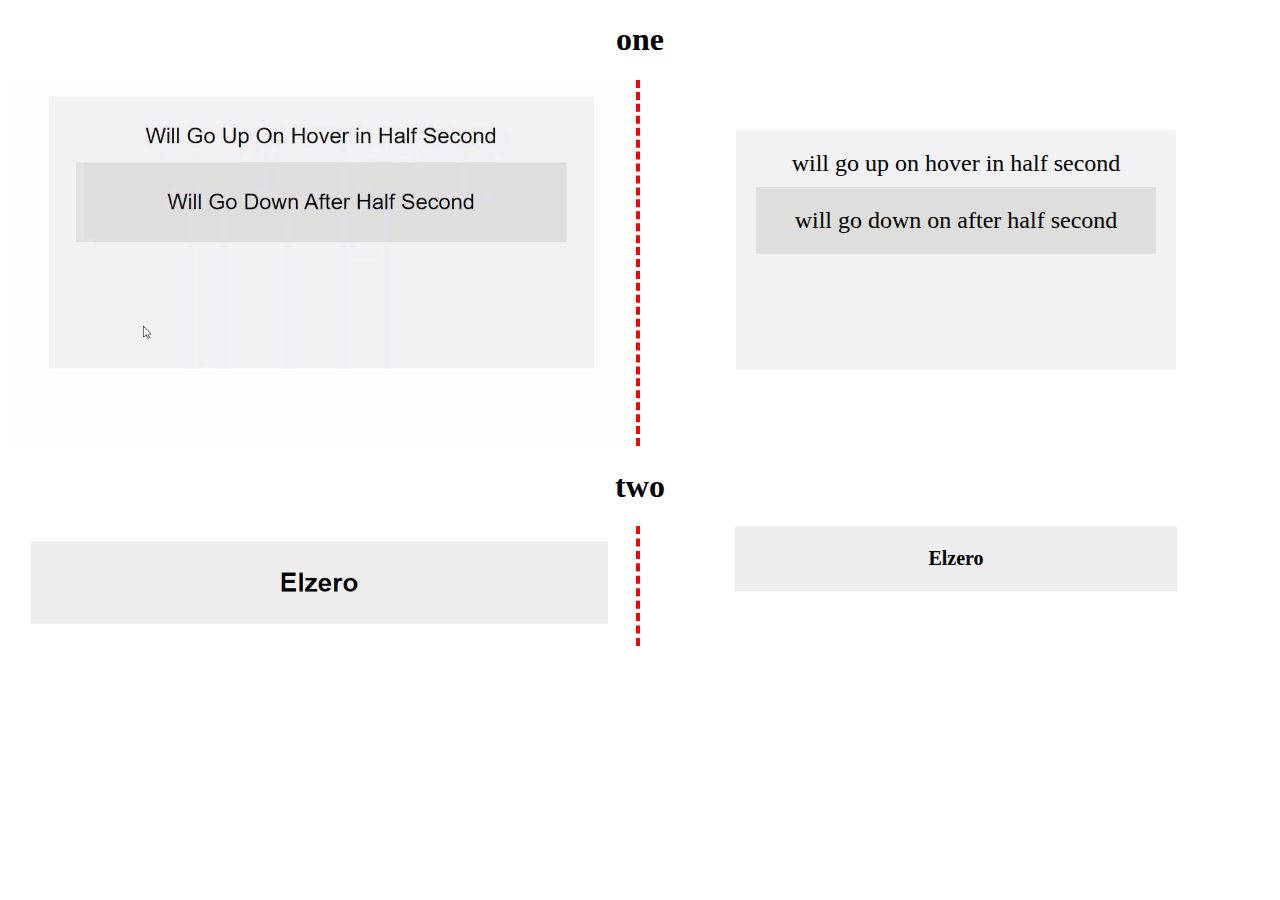
<file: 42-45/index.html>
<!doctype html>
<html lang="en">
<head>
    <meta charset="UTF-8">
    <meta name="viewport"
          content="width=device-width, user-scalable=no, initial-scale=1.0, maximum-scale=1.0, minimum-scale=1.0">
    <meta http-equiv="X-UA-Compatible" content="ie=edge">
    <title>Document</title>
    <link rel="stylesheet" href="style.css">
</head>
<body>

<h1>one</h1>
<div class="parent">

    <div class="one">
        <div class="dad">
            will go up on hover in half second
            <div class="child">
                will go down on after half second
            </div>
        </div>
    </div>

    <div class="assignment">
        <img src="1.gif" alt="">
    </div>

</div>

<h1>two</h1>
<div class="parent">

    <div class="two">
        <div style="
              background-color: red;
              color: white;
              padding: 20px;
              border: 1px solid blue;
              font-size: 80px;"
        >
            Hello Div
        </div>
    </div>

    <div class="assignment">
        <img src="2.png" alt="">
    </div>

</div>

</body>
</html>
</file>
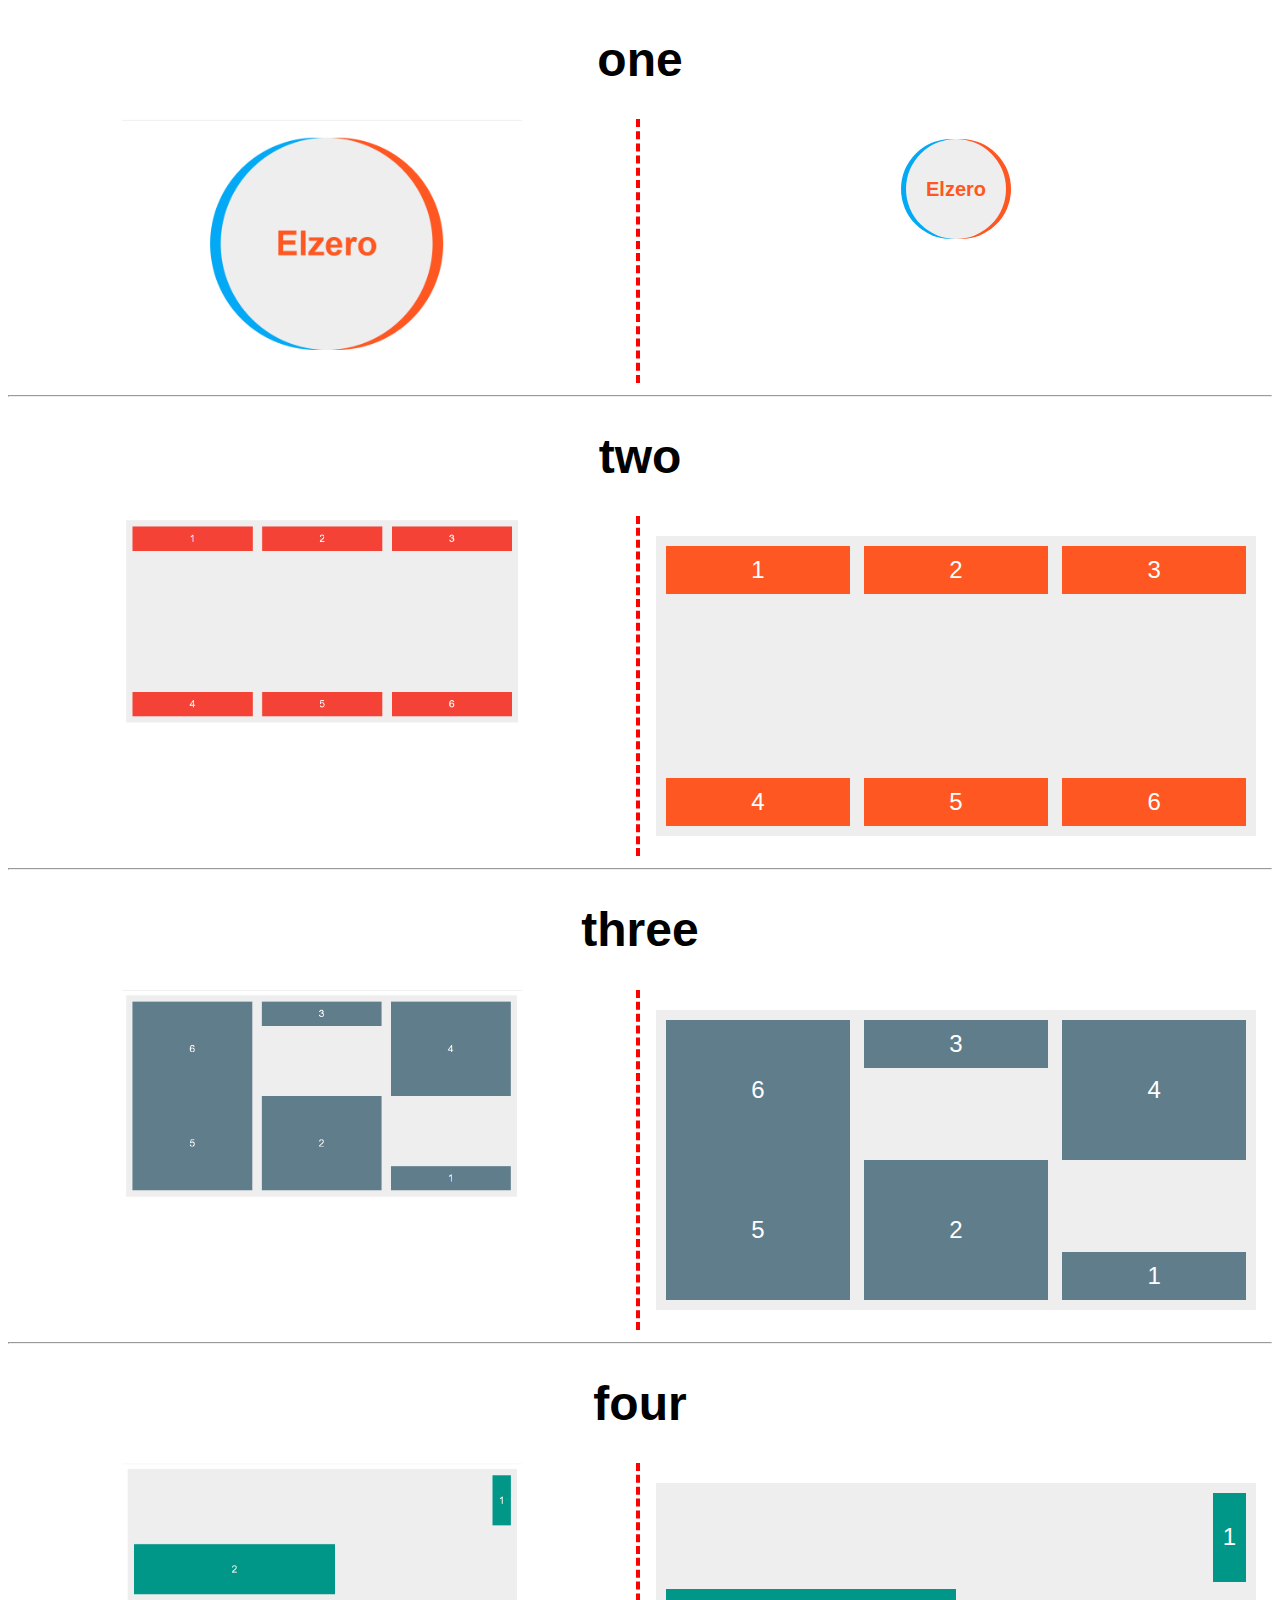
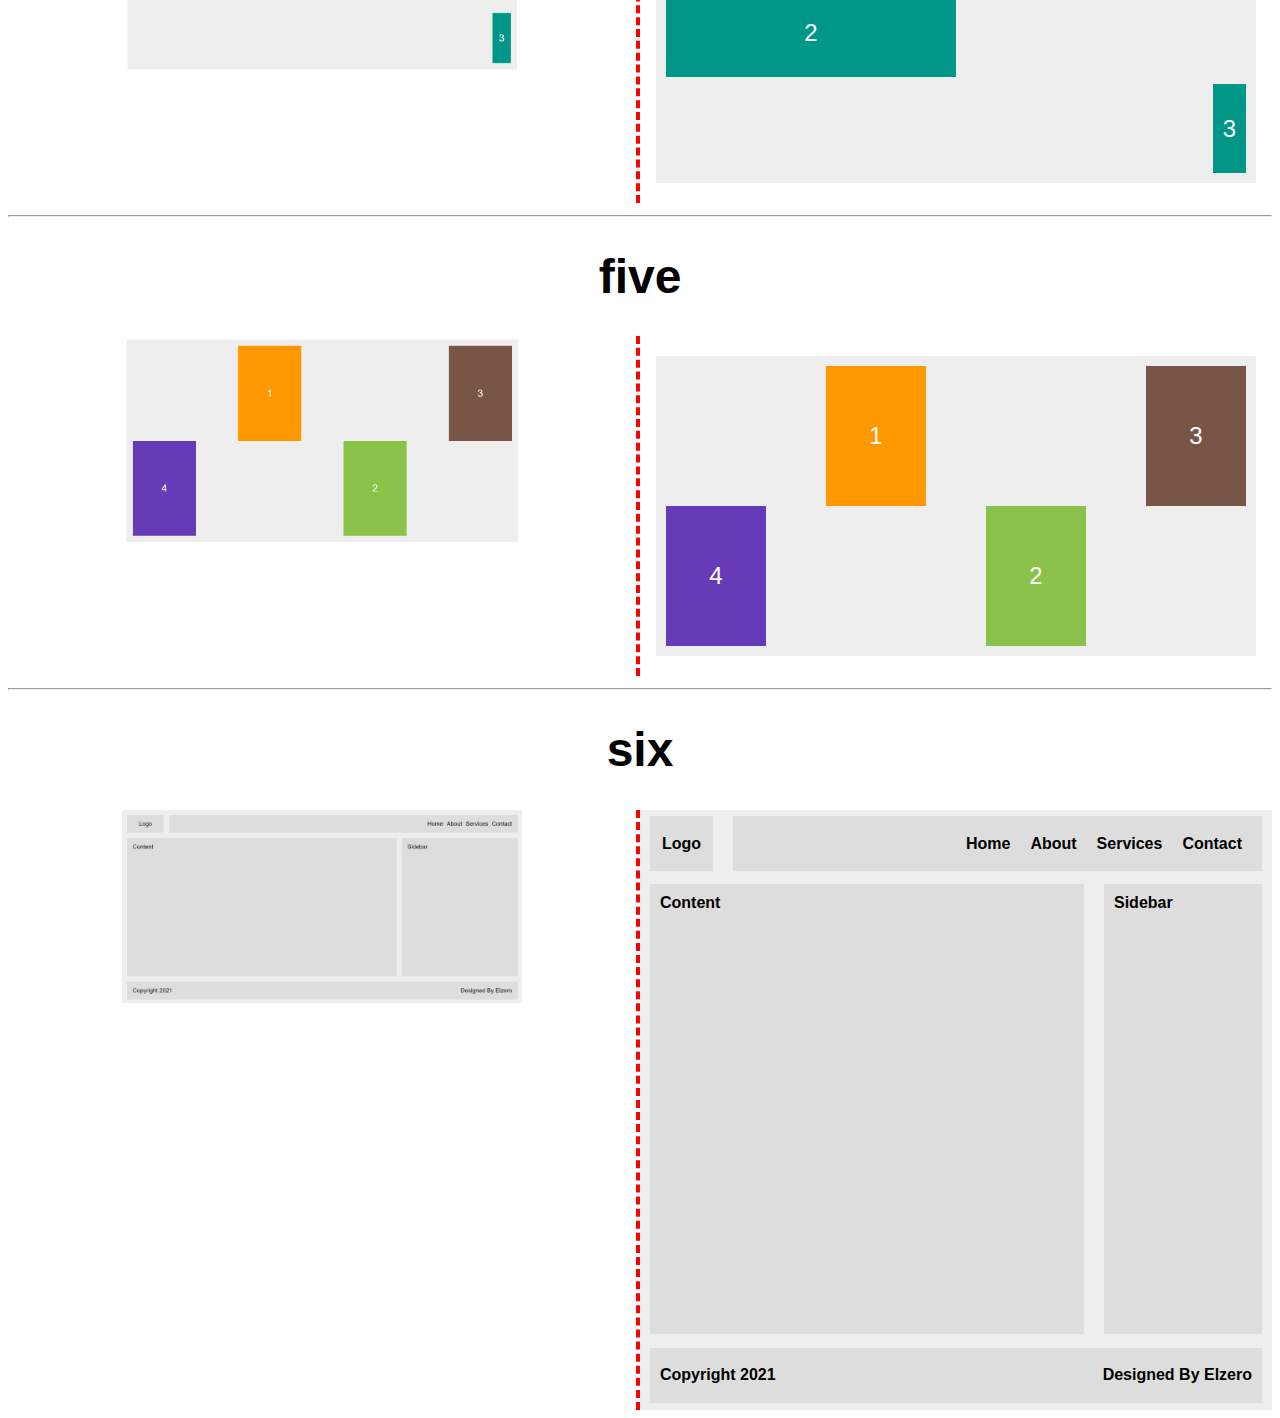
<file: 46-53/index.html>
<!doctype html>
<html lang="en">
<head>
    <meta charset="UTF-8">
    <meta name="viewport"
          content="width=device-width, user-scalable=no, initial-scale=1.0, maximum-scale=1.0, minimum-scale=1.0">
    <meta http-equiv="X-UA-Compatible" content="ie=edge">
    <title>Document</title>
    <link rel="stylesheet" href="style.css">
</head>
<body>

<h1>one</h1>
<div class="parent">

    <div class="one">
        <div>Elzero</div>
    </div>

    <div class="assignment">
        <img src="1.png" alt="">
    </div>

</div>
<hr>
<h1>two</h1>
<div class="parent">

    <div class="two">
        <div>1</div>
        <div>2</div>
        <div>3</div>
        <div>4</div>
        <div>5</div>
        <div>6</div>
    </div>

    <div class="assignment">
        <img src="2.png" alt="">
    </div>

</div>

<hr>
<h1>three</h1>
<div class="parent">

    <div class="three">
        <div class="one">1</div>
        <div class="two">2</div>
        <div class="three">3</div>
        <div class="four">4</div>
        <div class="five">5</div>
        <div class="six">6</div>
    </div>

    <div class="assignment">
        <img src="3.png" alt="">
    </div>

</div>

<hr>
<h1>four</h1>
<div class="parent">

    <div class="four">
        <div class="one">1</div>
        <div class="two">2</div>
        <div class="three">3</div>
    </div>

    <div class="assignment">
        <img src="4.png" alt="">
    </div>

</div>

<hr>
<h1>five</h1>
<div class="parent">

    <div class="five">
        <div class="one">1</div>
        <div class="two">2</div>
        <div class="three">3</div>
        <div class="four">4</div>
    </div>

    <div class="assignment">
        <img src="5.png" alt="">
    </div>

</div>
<hr>
<h1>six</h1>
<div class="parent">

    <div class="page">
        <div class="header">
            <div class="logo">Logo</div>
            <ul class="links">
                <li>Home</li>
                <li>About</li>
                <li>Services</li>
                <li>Contact</li>
            </ul>
        </div>
        <div class="main-area">
            <div class="content">Content</div>
            <div class="sidebar">Sidebar</div>
        </div>
        <div class="footer">
            <div class="copyright">Copyright 2021</div>
            <div class="design">Designed By Elzero</div>
        </div>
    </div>

    <div class="assignment">
        <img src="6.png" alt="">
    </div>

</div>

</body>
</html>
</file>
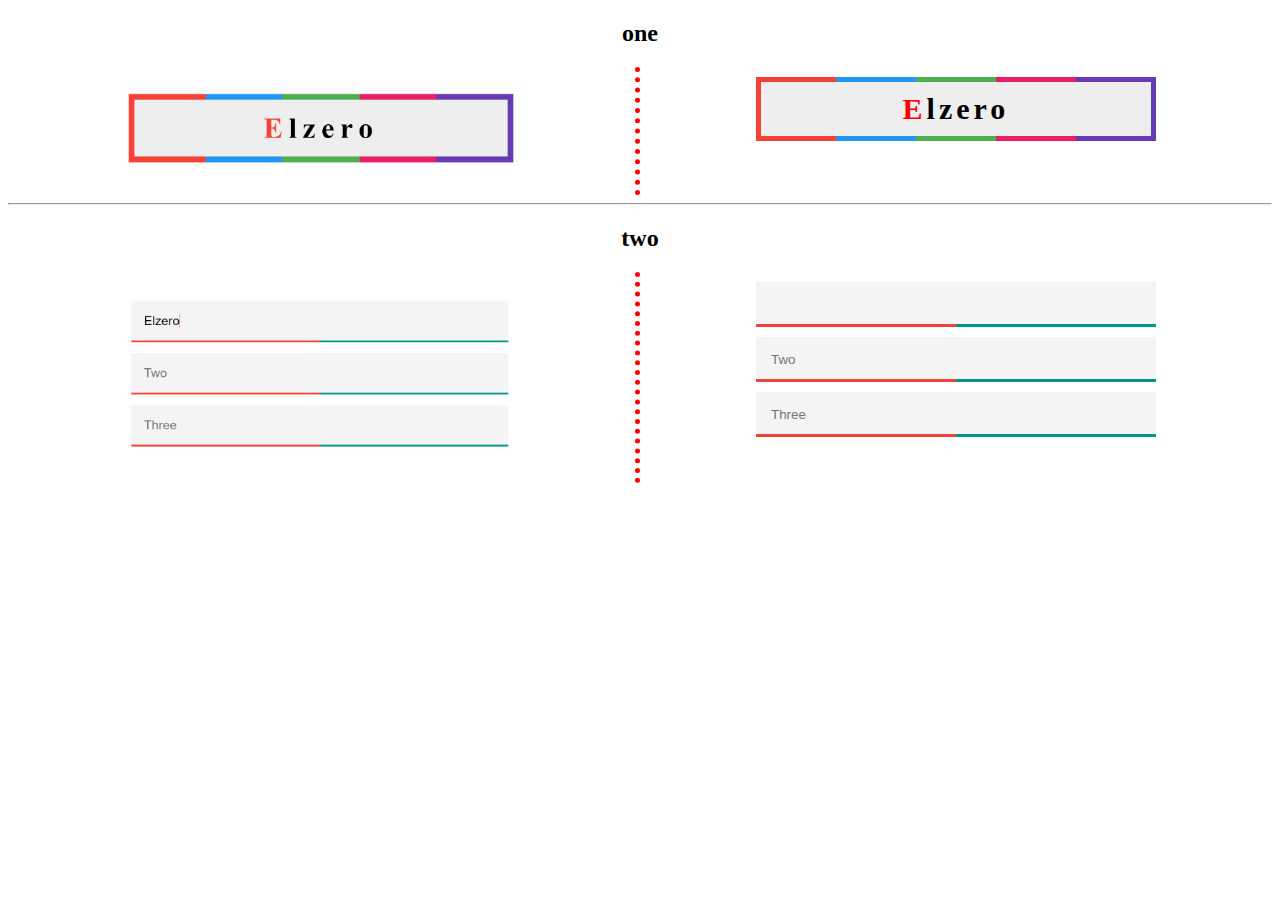
<file: 54-56/index.html>
<!doctype html>
<html lang="en">
<head>
    <meta charset="UTF-8">
    <meta name="viewport"
          content="width=device-width, user-scalable=no, initial-scale=1.0, maximum-scale=1.0, minimum-scale=1.0">
    <meta http-equiv="X-UA-Compatible" content="ie=edge">
    <title>Document</title>
    <link rel="stylesheet" href="main.css">
</head>
<body>

<h2>one</h2>
<div class="parent">

    <div class="one">
        <div>Elzero</div>
    </div>

    <div class="slide">
        <img src="1.png" alt="">
    </div>
</div>

<hr>

<h2>two</h2>
<div class="parent">

    <div class="two">
        <div><input type="text"></div>
        <div><input type="text" placeholder="Two"></div>
        <div><input type="text" placeholder="Three" ></div>
    </div>

    <div class="slide">
        <img src="2.png" alt="">
    </div>
</div>


</body>
</html>
</file>
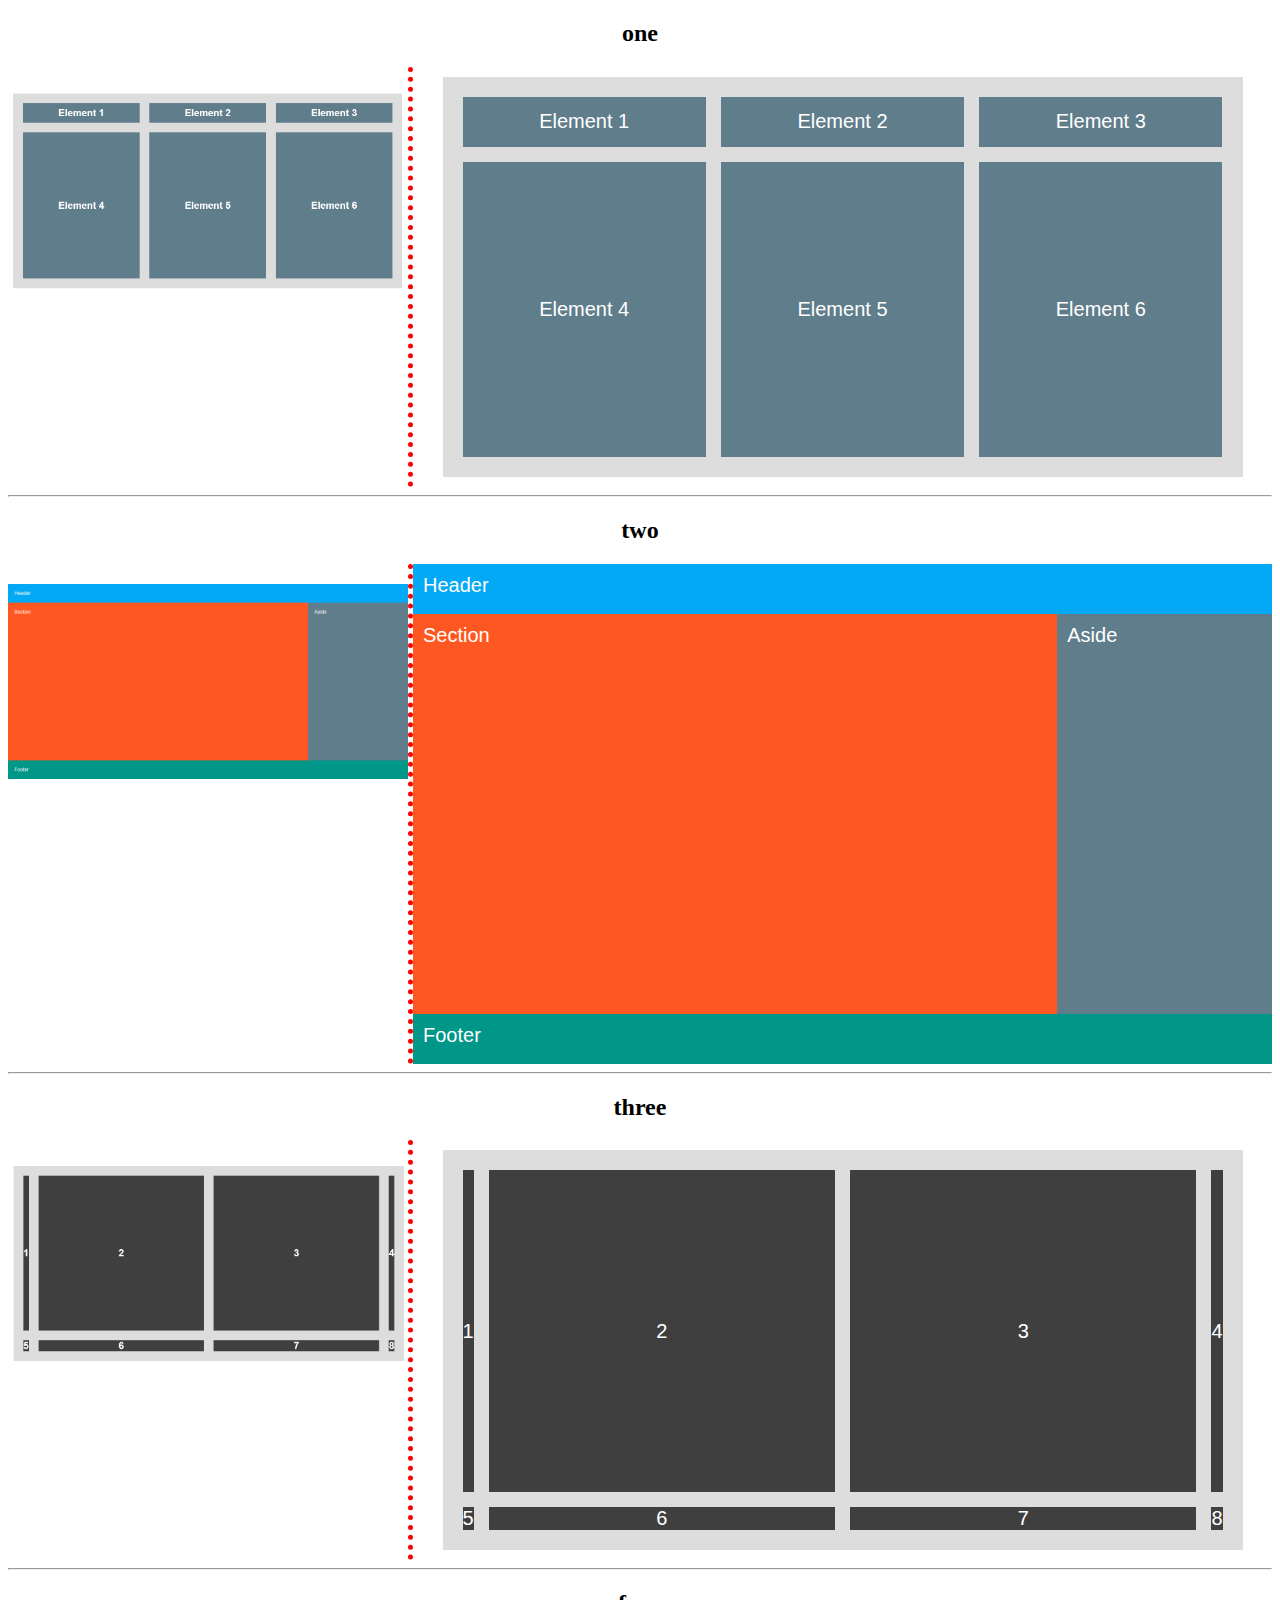
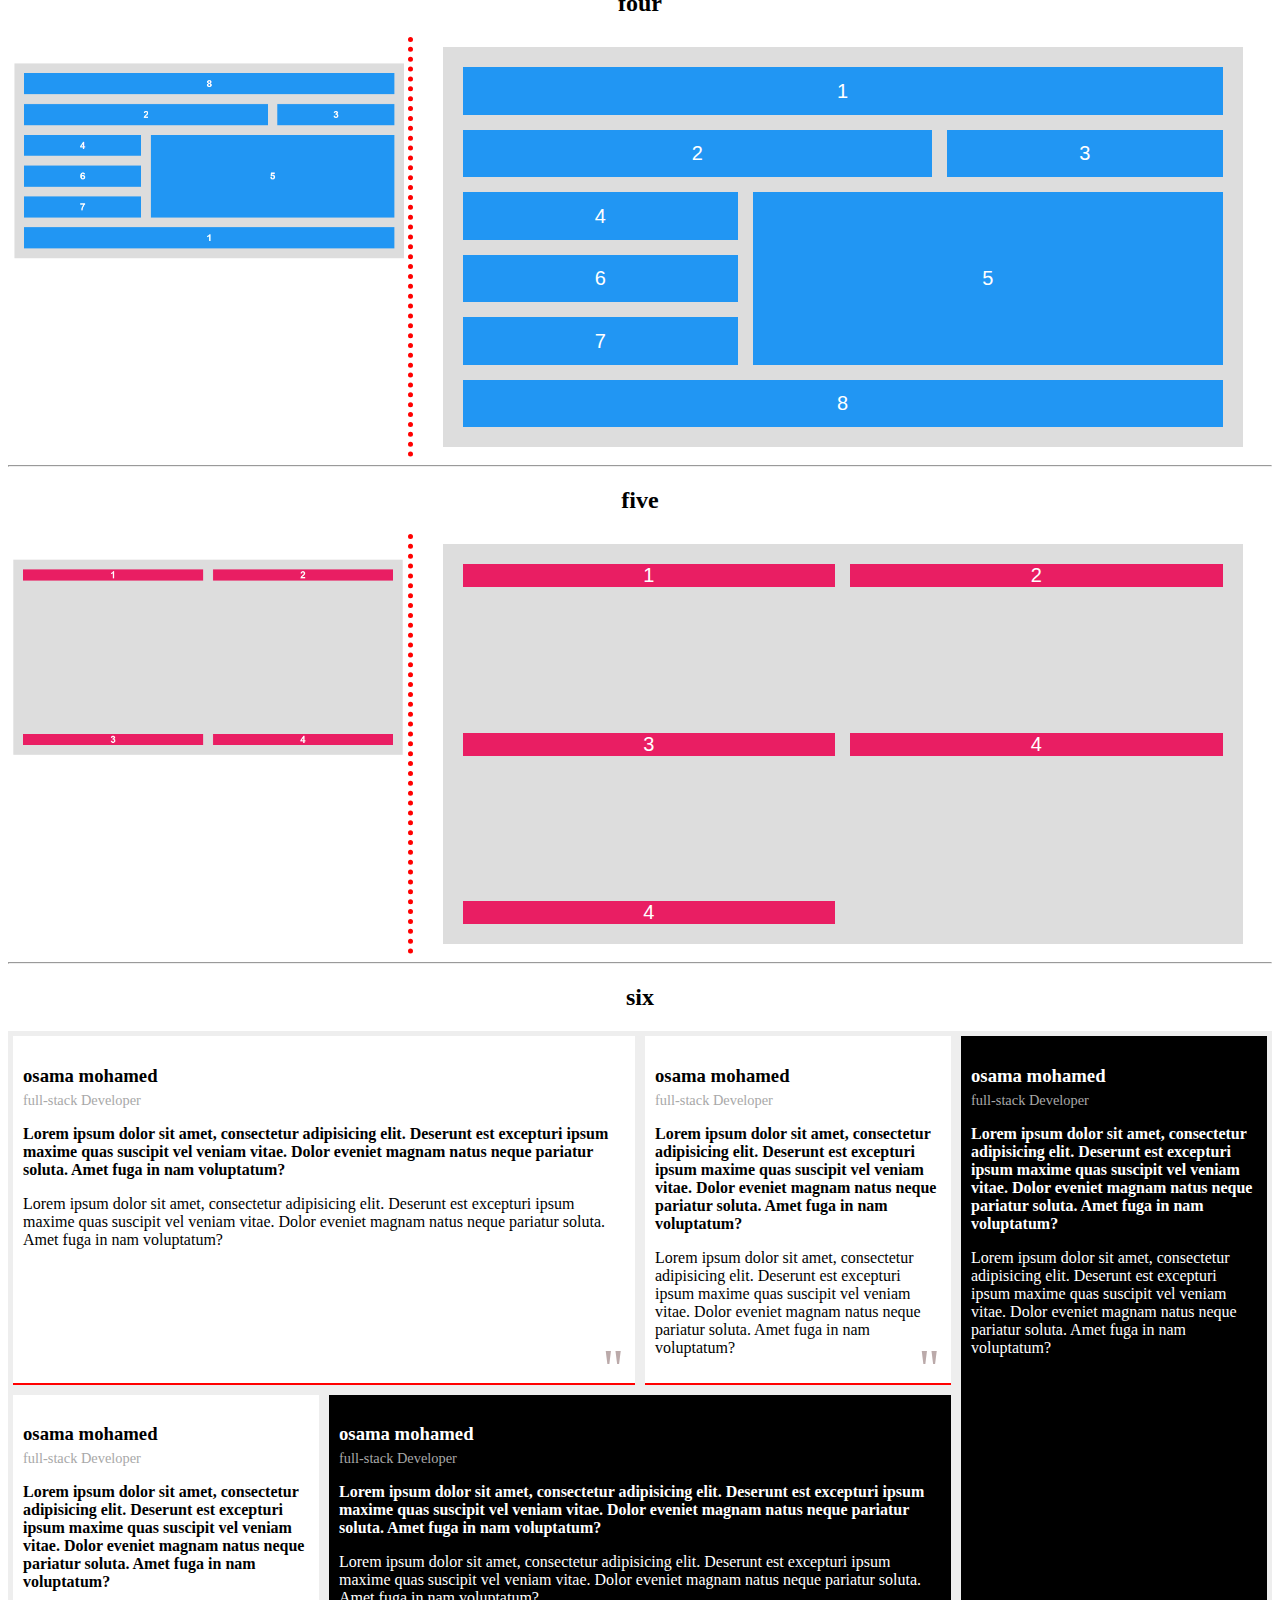
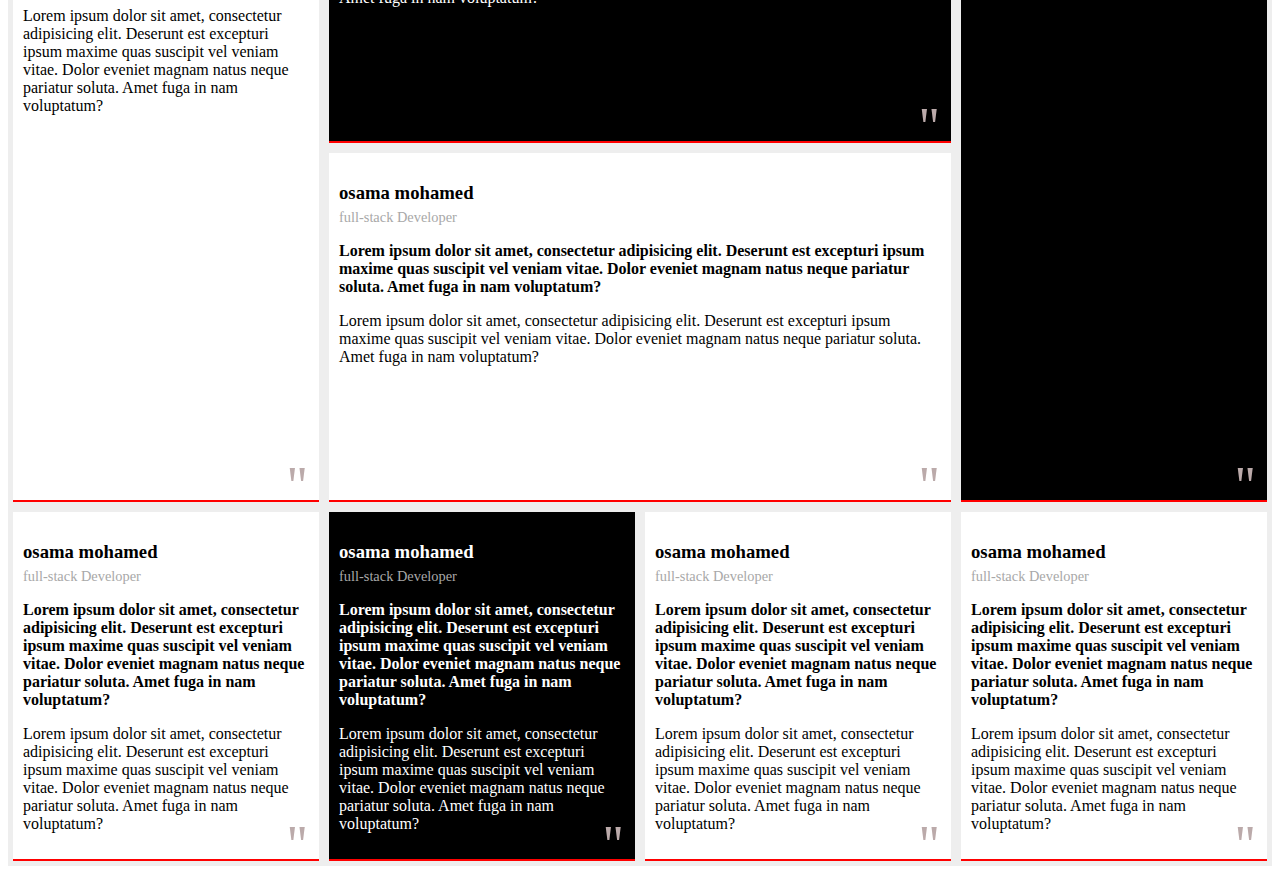
<file: 57-64/index.html>
<!doctype html>
<html lang="en">
<head>
    <meta charset="UTF-8">
    <meta name="viewport"
          content="width=device-width, user-scalable=no, initial-scale=1.0, maximum-scale=1.0, minimum-scale=1.0">
    <meta http-equiv="X-UA-Compatible" content="ie=edge">
    <title>Document</title>
    <link rel="stylesheet" href="main.css">
</head>
<body>

<h2>one</h2>
<div class="parent">

    <div class="one">
        <div class="grid">
            <div></div>
            <div></div>
            <div></div>
            <div></div>
            <div></div>
            <div></div>
        </div>
    </div>

    <div class="slide">
        <img src="1.png" alt="">
    </div>
</div>

<hr>

<h2>two</h2>
<div class="parent">

    <div class="two">
        <div class="layout">
            <header></header>
            <section></section>
            <aside></aside>
            <footer></footer>
        </div>
    </div>

    <div class="slide">
        <img src="2.png" alt="">
    </div>
</div>
<hr>
<h2>three</h2>
<div class="parent">

    <div class="three">
        <div class="grid">
            <div>1</div>
            <div>2</div>
            <div>3</div>
            <div>4</div>
            <div>5</div>
            <div>6</div>
            <div>7</div>
            <div>8</div>
        </div>
    </div>

    <div class="slide">
        <img src="3.png" alt="">
    </div>
</div>

<hr>
<h2>four</h2>
<div class="parent">

    <div class="four">
        <div class="grid">
            <div class="one">1</div>
            <div class="two">2</div>
            <div class="three">3</div>
            <div class="four">4</div>
            <div class="five">5</div>
            <div class="six">6</div>
            <div class="seven">7</div>
            <div class="eight">8</div>
        </div>
    </div>

    <div class="slide">
        <img src="4.png" alt="">
    </div>
</div>

<hr>
<h2>five</h2>
<div class="parent">

    <div class="five">
        <div class="grid">
            <div>1</div>
            <div>2</div>
            <div>3</div>
            <div>4</div>
            <div>4</div>
        </div>
    </div>

    <div class="slide">
        <img src="5.png" alt="">
    </div>
</div>

<hr>
<h2>six</h2>

    <div class="six">
        <div class="page">
            <div class="one">
                <h3 class="name">osama mohamed</h3>
                <span class="jop">full-stack Developer</span>
                <p class="disc-title">Lorem ipsum dolor sit amet, consectetur adipisicing elit. Deserunt est excepturi ipsum maxime quas suscipit vel veniam vitae. Dolor eveniet magnam natus neque pariatur soluta. Amet fuga in nam voluptatum?</p>
                <p class="disc">Lorem ipsum dolor sit amet, consectetur adipisicing elit. Deserunt est excepturi ipsum maxime quas suscipit vel veniam vitae. Dolor eveniet magnam natus neque pariatur soluta. Amet fuga in nam voluptatum?</p>
            </div>
            <div class="two">
                <h3 class="name">osama mohamed</h3>
                <span class="jop">full-stack Developer</span>
                <p class="disc-title">Lorem ipsum dolor sit amet, consectetur adipisicing elit. Deserunt est excepturi ipsum maxime quas suscipit vel veniam vitae. Dolor eveniet magnam natus neque pariatur soluta. Amet fuga in nam voluptatum?</p>
                <p class="disc">Lorem ipsum dolor sit amet, consectetur adipisicing elit. Deserunt est excepturi ipsum maxime quas suscipit vel veniam vitae. Dolor eveniet magnam natus neque pariatur soluta. Amet fuga in nam voluptatum?</p>
            </div>
            <div class="three">
                <h3 class="name">osama mohamed</h3>
                <span class="jop">full-stack Developer</span>
                <p class="disc-title">Lorem ipsum dolor sit amet, consectetur adipisicing elit. Deserunt est excepturi ipsum maxime quas suscipit vel veniam vitae. Dolor eveniet magnam natus neque pariatur soluta. Amet fuga in nam voluptatum?</p>
                <p class="disc">Lorem ipsum dolor sit amet, consectetur adipisicing elit. Deserunt est excepturi ipsum maxime quas suscipit vel veniam vitae. Dolor eveniet magnam natus neque pariatur soluta. Amet fuga in nam voluptatum?</p>
            </div>
            <div class="four">
                <h3 class="name">osama mohamed</h3>
                <span class="jop">full-stack Developer</span>
                <p class="disc-title">Lorem ipsum dolor sit amet, consectetur adipisicing elit. Deserunt est excepturi ipsum maxime quas suscipit vel veniam vitae. Dolor eveniet magnam natus neque pariatur soluta. Amet fuga in nam voluptatum?</p>
                <p class="disc">Lorem ipsum dolor sit amet, consectetur adipisicing elit. Deserunt est excepturi ipsum maxime quas suscipit vel veniam vitae. Dolor eveniet magnam natus neque pariatur soluta. Amet fuga in nam voluptatum?</p>
            </div>
            <div class="five">
                <h3 class="name">osama mohamed</h3>
                <span class="jop">full-stack Developer</span>
                <p class="disc-title">Lorem ipsum dolor sit amet, consectetur adipisicing elit. Deserunt est excepturi ipsum maxime quas suscipit vel veniam vitae. Dolor eveniet magnam natus neque pariatur soluta. Amet fuga in nam voluptatum?</p>
                <p class="disc">Lorem ipsum dolor sit amet, consectetur adipisicing elit. Deserunt est excepturi ipsum maxime quas suscipit vel veniam vitae. Dolor eveniet magnam natus neque pariatur soluta. Amet fuga in nam voluptatum?</p>
            </div>
            <div class="six">
                <h3 class="name">osama mohamed</h3>
                <span class="jop">full-stack Developer</span>
                <p class="disc-title">Lorem ipsum dolor sit amet, consectetur adipisicing elit. Deserunt est excepturi ipsum maxime quas suscipit vel veniam vitae. Dolor eveniet magnam natus neque pariatur soluta. Amet fuga in nam voluptatum?</p>
                <p class="disc">Lorem ipsum dolor sit amet, consectetur adipisicing elit. Deserunt est excepturi ipsum maxime quas suscipit vel veniam vitae. Dolor eveniet magnam natus neque pariatur soluta. Amet fuga in nam voluptatum?</p>
            </div>
            <div class="seven">
                <h3 class="name">osama mohamed</h3>
                <span class="jop">full-stack Developer</span>
                <p class="disc-title">Lorem ipsum dolor sit amet, consectetur adipisicing elit. Deserunt est excepturi ipsum maxime quas suscipit vel veniam vitae. Dolor eveniet magnam natus neque pariatur soluta. Amet fuga in nam voluptatum?</p>
                <p class="disc">Lorem ipsum dolor sit amet, consectetur adipisicing elit. Deserunt est excepturi ipsum maxime quas suscipit vel veniam vitae. Dolor eveniet magnam natus neque pariatur soluta. Amet fuga in nam voluptatum?</p>
            </div>
            <div class="eight">
                <h3 class="name">osama mohamed</h3>
                <span class="jop">full-stack Developer</span>
                <p class="disc-title">Lorem ipsum dolor sit amet, consectetur adipisicing elit. Deserunt est excepturi ipsum maxime quas suscipit vel veniam vitae. Dolor eveniet magnam natus neque pariatur soluta. Amet fuga in nam voluptatum?</p>
                <p class="disc">Lorem ipsum dolor sit amet, consectetur adipisicing elit. Deserunt est excepturi ipsum maxime quas suscipit vel veniam vitae. Dolor eveniet magnam natus neque pariatur soluta. Amet fuga in nam voluptatum?</p>
            </div>
            <div class="nine">
                <h3 class="name">osama mohamed</h3>
                <span class="jop">full-stack Developer</span>
                <p class="disc-title">Lorem ipsum dolor sit amet, consectetur adipisicing elit. Deserunt est excepturi ipsum maxime quas suscipit vel veniam vitae. Dolor eveniet magnam natus neque pariatur soluta. Amet fuga in nam voluptatum?</p>
                <p class="disc">Lorem ipsum dolor sit amet, consectetur adipisicing elit. Deserunt est excepturi ipsum maxime quas suscipit vel veniam vitae. Dolor eveniet magnam natus neque pariatur soluta. Amet fuga in nam voluptatum?</p>
            </div>
            <div class="ten">
                <h3 class="name">osama mohamed</h3>
                <span class="jop">full-stack Developer</span>
                <p class="disc-title">Lorem ipsum dolor sit amet, consectetur adipisicing elit. Deserunt est excepturi ipsum maxime quas suscipit vel veniam vitae. Dolor eveniet magnam natus neque pariatur soluta. Amet fuga in nam voluptatum?</p>
                <p class="disc">Lorem ipsum dolor sit amet, consectetur adipisicing elit. Deserunt est excepturi ipsum maxime quas suscipit vel veniam vitae. Dolor eveniet magnam natus neque pariatur soluta. Amet fuga in nam voluptatum?</p>
            </div>
        </div>
    </div>


</body>
</html>
</file>
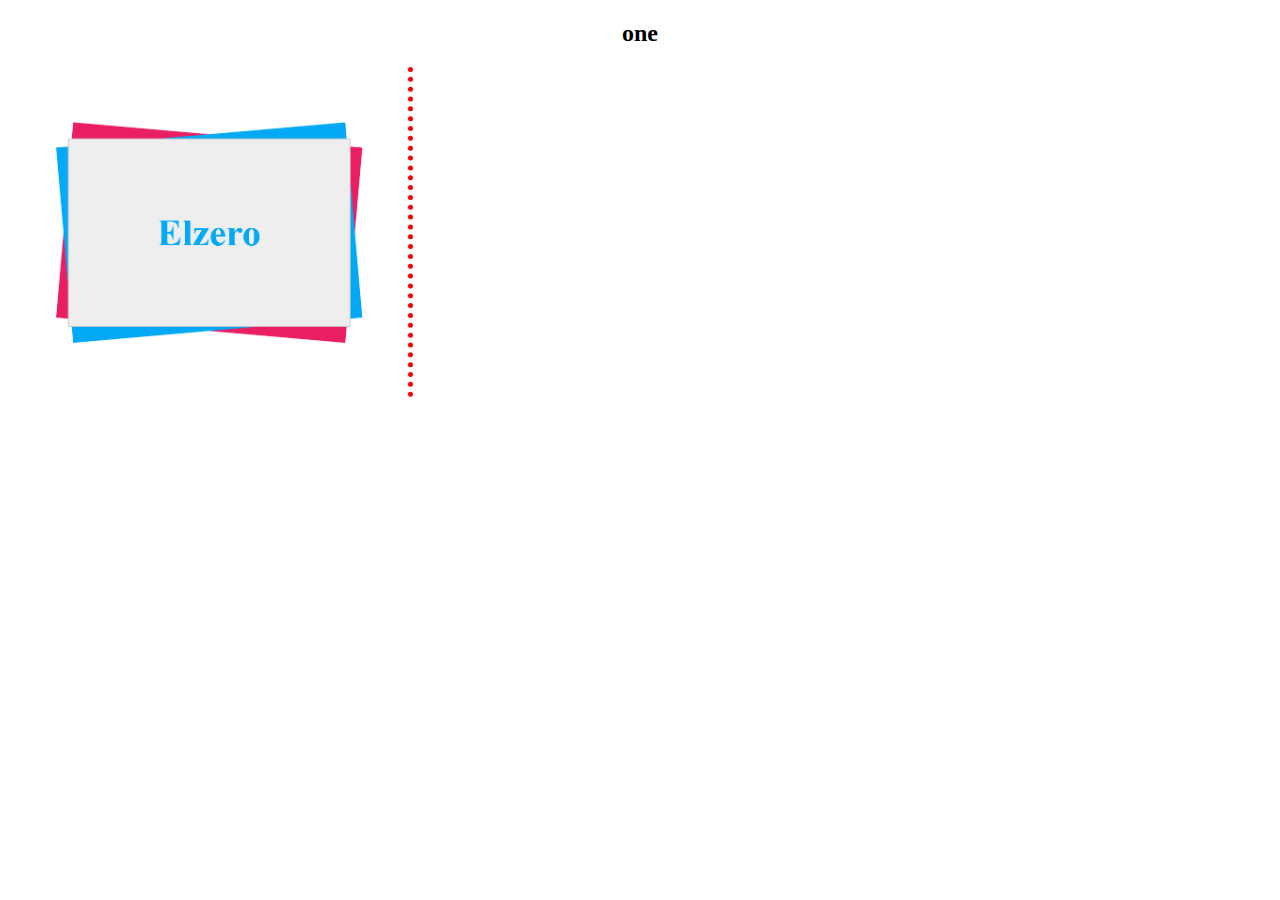
<file: 65-67/index.html>
<!doctype html>
<html lang="en">
<head>
    <meta charset="UTF-8">
    <meta name="viewport"
          content="width=device-width, user-scalable=no, initial-scale=1.0, maximum-scale=1.0, minimum-scale=1.0">
    <meta http-equiv="X-UA-Compatible" content="ie=edge">
    <title>Document</title>
    <link rel="stylesheet" href="main.css">
</head>
<body>

<h2>one</h2>
<div class="parent">

    <div class="one">

    </div>

    <div class="slide">
        <img src="1.png" alt="">
    </div>
</div>


</body>
</html>
</file>
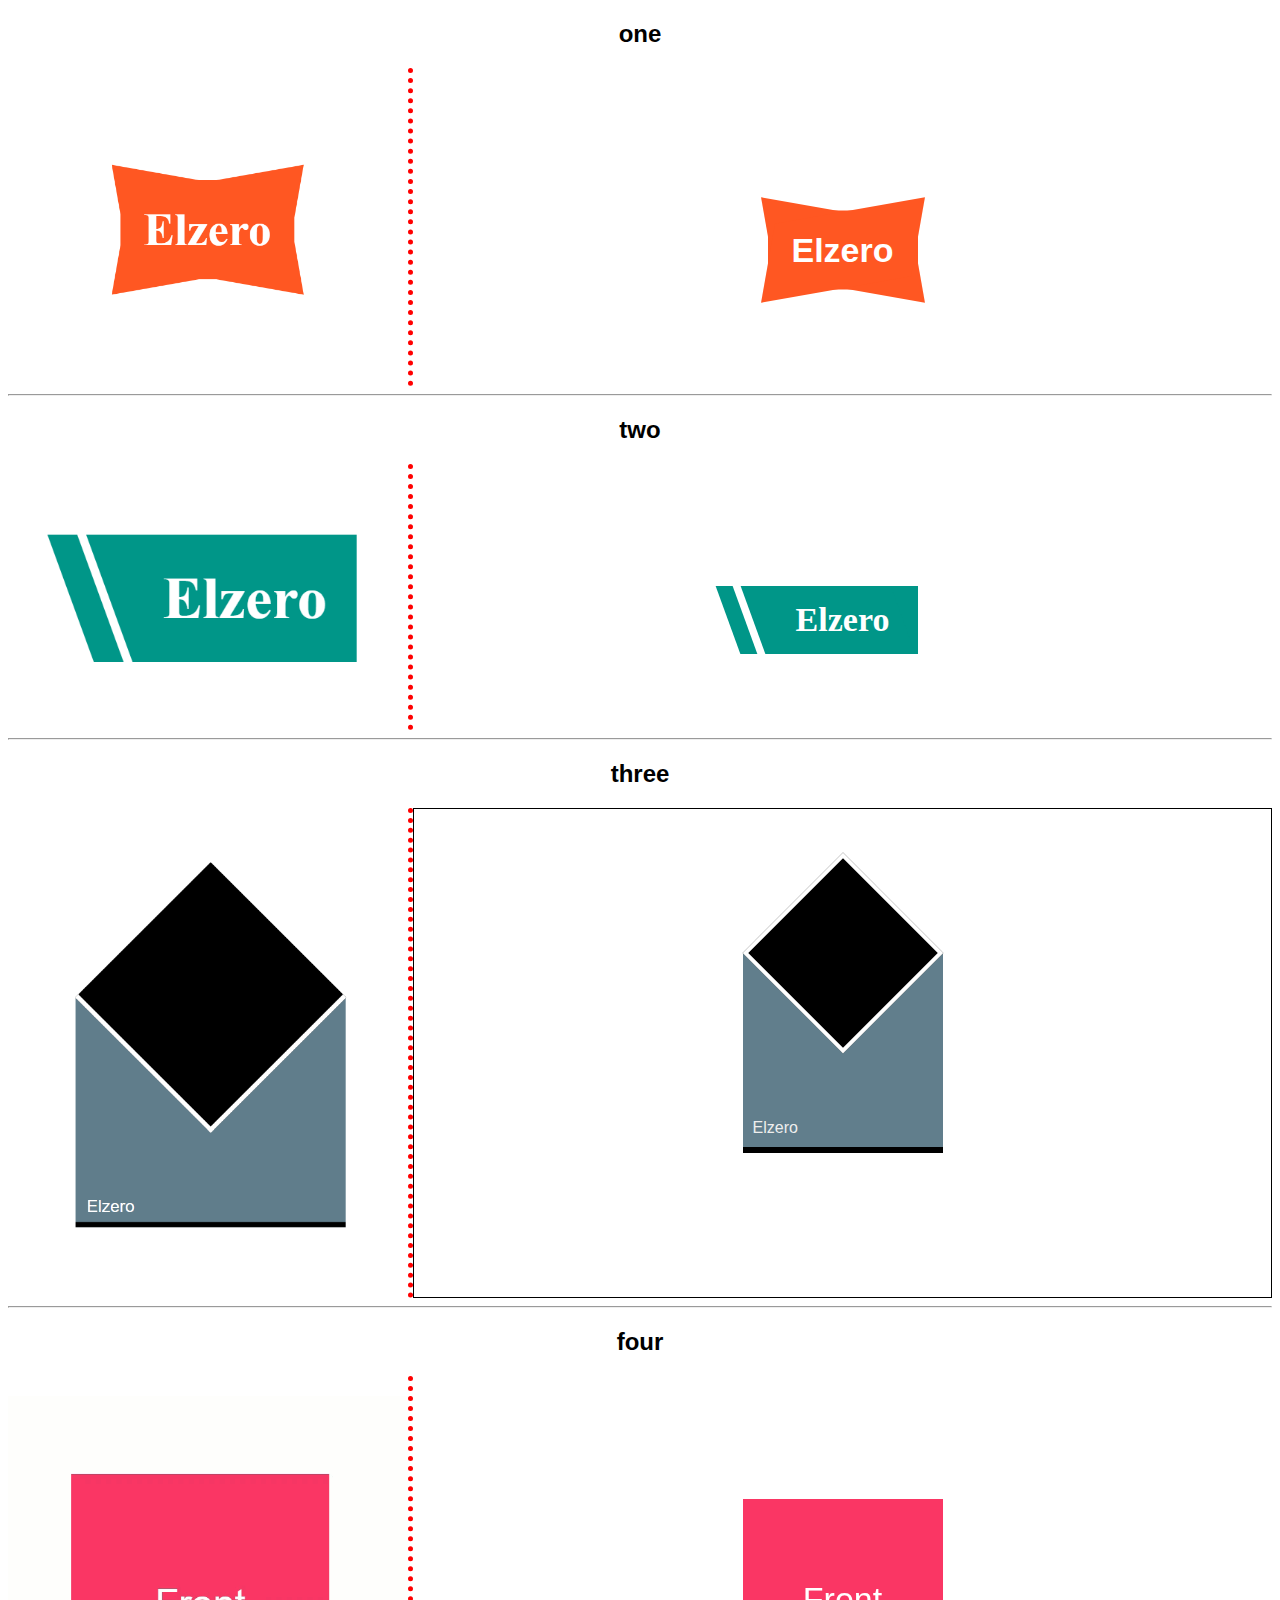
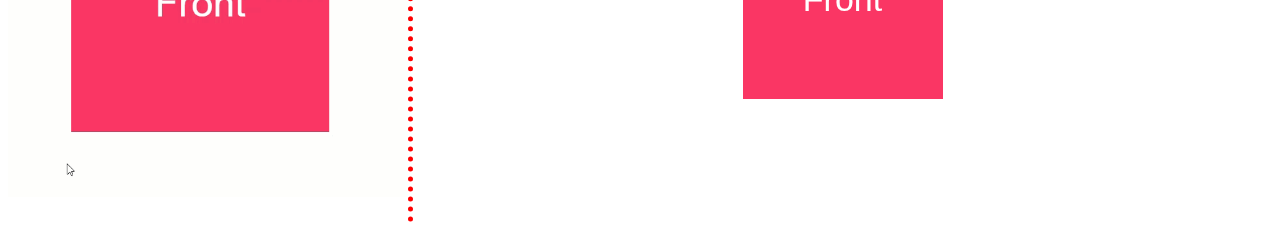
<file: 68-73/index.html>
<!doctype html>
<html lang="en">
<head>
    <meta charset="UTF-8">
    <meta name="viewport"
          content="width=device-width, user-scalable=no, initial-scale=1.0, maximum-scale=1.0, minimum-scale=1.0">
    <meta http-equiv="X-UA-Compatible" content="ie=edge">
    <title>Document</title>
    <link rel="stylesheet" href="main.css">
</head>
<body>

<h2>one</h2>
<div class="parent">

    <div class="one">
        <h1>Elzero</h1>
    </div>

    <div class="slide">
        <img src="1.png" alt="">
    </div>
</div>

<hr>

<h2>two</h2>
<div class="parent">

    <div class="two">
        <h1>Elzero</h1>
    </div>

    <div class="slide">
        <img src="2.png" alt="">
    </div>
</div>
<hr>

<h2>three</h2>
<div class="parent">

    <div class="three">
        <div></div>
    </div>

    <div class="slide">
        <img src="3.png" alt="">
    </div>
</div>

<hr>

<h2>four</h2>
<div class="parent">

    <div class="four">
        <div></div>
    </div>

    <div class="slide">
        <img src="4.gif" alt="">
    </div>
</div>



</body>
</html>
</file>
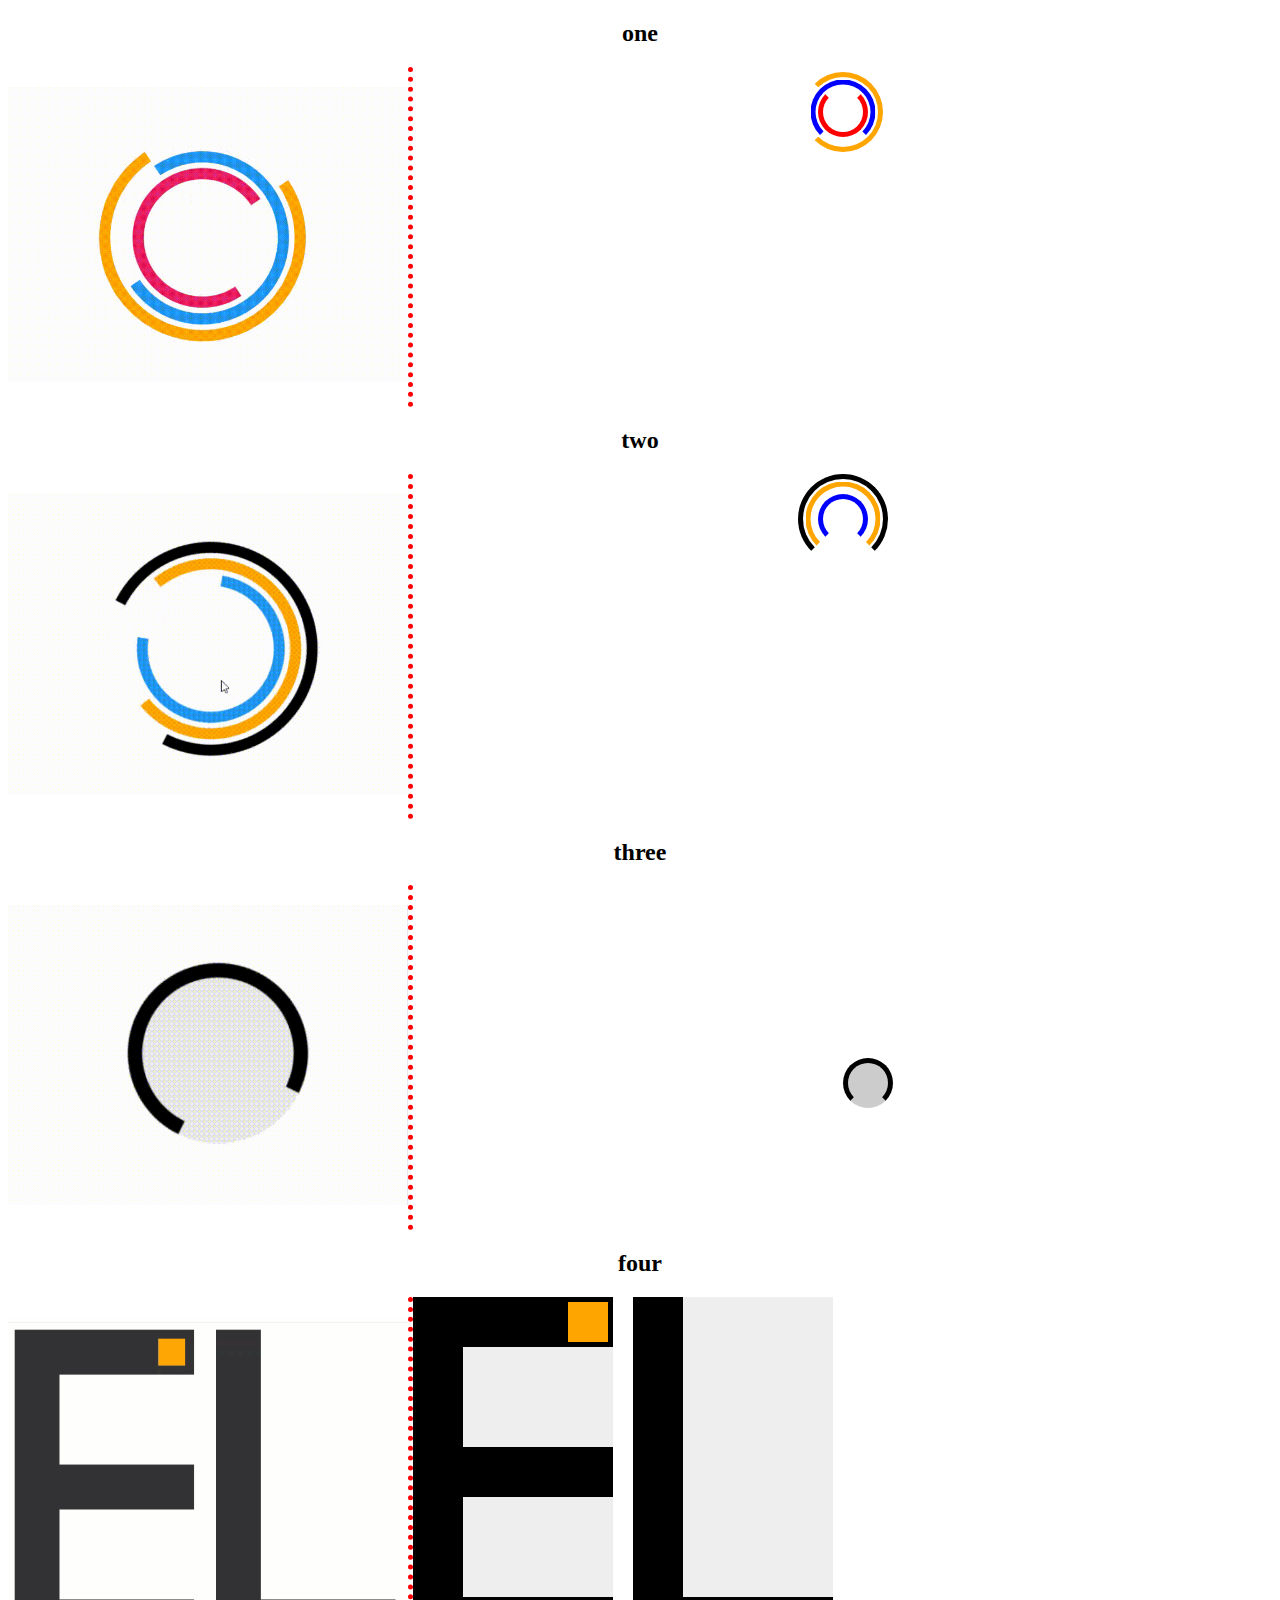
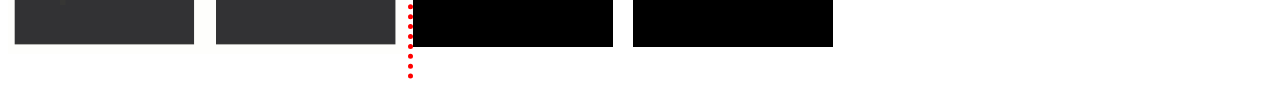
<file: 74-77 test/index.html>
<!doctype html>
<html lang="en">
<head>
    <meta charset="UTF-8">
    <meta name="viewport"
          content="width=device-width, user-scalable=no, initial-scale=1.0, maximum-scale=1.0, minimum-scale=1.0">
    <meta http-equiv="X-UA-Compatible" content="ie=edge">
    <title>Document</title>
    <link rel="stylesheet" href="main.css">
</head>
<body>

<h2>one</h2>
<div class="parent">

    <div class="one"> <!--body-->
        <div></div>
    </div>

    <div class="slide">
        <img src="1.gif" alt="">
    </div>
</div>

<h2>two</h2>
<div class="parent">

    <div class="two"> <!--body-->
        <div>
            <div class="spin-parent"></div>
        </div>
    </div>

    <div class="slide">
        <img src="2.gif" alt="">
    </div>
</div>

<h2>three</h2>
<div class="parent">

    <div class="three"> <!--body-->
        <span></span>
    </div>

    <div class="slide">
        <img src="3.gif" alt="">
    </div>
</div>

<h2>four</h2>
<div class="parent">

    <div class="four"> <!--body-->
        <div class="four-parent">
            <div class="car-e">
                <div class="one"></div>
                <div class="two"></div>
                <div class="three"></div>
                <div class="four"></div>
            </div>
            <div class="car-l">
                <div class="one"></div>
                <div class="two"></div>
            </div>
        </div>
    </div>

    <div class="slide">
        <img src="4.gif" alt="">
    </div>
</div>

</body>
</html>
</file>
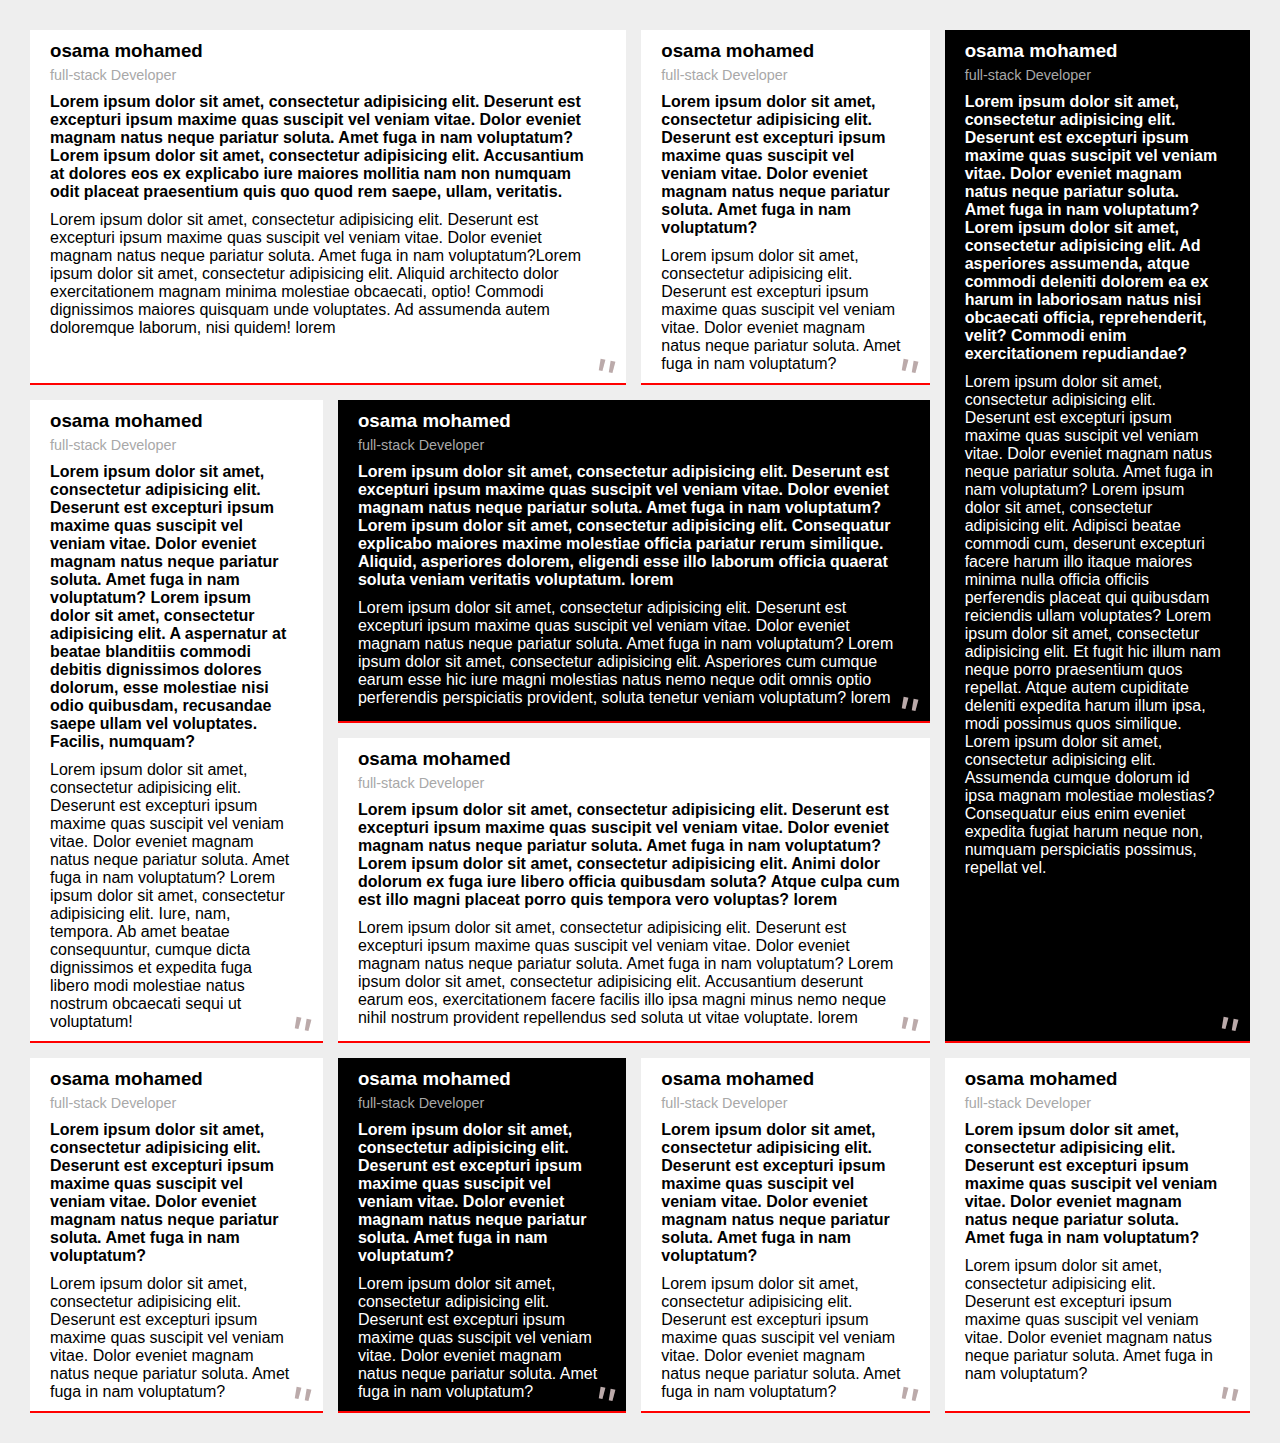
<file: 57-64/six.html>
<!doctype html>
<html lang="en">
<head>
    <meta charset="UTF-8">
    <meta content="width=device-width, user-scalable=no, initial-scale=1.0, maximum-scale=1.0, minimum-scale=1.0"
          name="viewport">
    <meta content="ie=edge" http-equiv="X-UA-Compatible">
    <title>six</title>
    <link href="main_six.css" rel="stylesheet">
</head>
<body>

    <div class="page">
        <div class="one">
            <h3 class="name">osama mohamed</h3>
            <span class="jop">full-stack Developer</span>
            <p class="disc-title">Lorem ipsum dolor sit amet, consectetur adipisicing elit. Deserunt est excepturi ipsum maxime quas suscipit vel veniam vitae. Dolor eveniet magnam natus neque pariatur soluta. Amet fuga in nam voluptatum? Lorem ipsum dolor sit amet, consectetur adipisicing elit. Accusantium at dolores eos ex explicabo iure maiores mollitia nam non numquam odit placeat praesentium quis quo quod rem saepe, ullam, veritatis.</p>
            <p class="disc">Lorem ipsum dolor sit amet, consectetur adipisicing elit. Deserunt est excepturi ipsum maxime quas suscipit vel veniam vitae. Dolor eveniet magnam natus neque pariatur soluta. Amet fuga in nam voluptatum?Lorem ipsum dolor sit amet, consectetur adipisicing elit. Aliquid architecto dolor exercitationem magnam minima molestiae obcaecati, optio! Commodi dignissimos maiores quisquam unde voluptates. Ad assumenda autem doloremque laborum, nisi quidem! lorem</p>
        </div>

        <div class="two">
            <h3 class="name">osama mohamed</h3>
            <span class="jop">full-stack Developer</span>
            <p class="disc-title">Lorem ipsum dolor sit amet, consectetur adipisicing elit. Deserunt est excepturi ipsum maxime quas suscipit vel veniam vitae. Dolor eveniet magnam natus neque pariatur soluta. Amet fuga in nam voluptatum?</p>
            <p class="disc">Lorem ipsum dolor sit amet, consectetur adipisicing elit. Deserunt est excepturi ipsum maxime quas suscipit vel veniam vitae. Dolor eveniet magnam natus neque pariatur soluta. Amet fuga in nam voluptatum?</p>
        </div>
        <div class="three">
            <h3 class="name">osama mohamed</h3>
            <span class="jop">full-stack Developer</span>
            <p class="disc-title">Lorem ipsum dolor sit amet, consectetur adipisicing elit. Deserunt est excepturi ipsum
                maxime quas suscipit vel veniam vitae. Dolor eveniet magnam natus neque pariatur soluta. Amet fuga in
                nam
                voluptatum? Lorem ipsum dolor sit amet, consectetur adipisicing elit. Ad asperiores assumenda, atque
                commodi deleniti dolorem ea ex harum in laboriosam natus nisi obcaecati officia, reprehenderit, velit?
                Commodi enim exercitationem repudiandae?
            </p>
            <p class="disc">Lorem ipsum dolor sit amet, consectetur adipisicing elit. Deserunt est excepturi ipsum
                maxime
                quas suscipit vel veniam vitae. Dolor eveniet magnam natus neque pariatur soluta. Amet fuga in nam
                voluptatum? Lorem ipsum dolor sit amet, consectetur adipisicing elit. Adipisci beatae commodi cum,
                deserunt excepturi facere harum illo itaque maiores minima nulla officia officiis perferendis placeat
                qui quibusdam reiciendis ullam voluptates? Lorem ipsum dolor sit amet, consectetur adipisicing elit. Et
                fugit hic illum nam neque porro praesentium quos repellat. Atque autem cupiditate deleniti expedita
                harum illum ipsa, modi possimus quos similique. Lorem ipsum dolor sit amet, consectetur adipisicing
                elit. Assumenda cumque dolorum id ipsa magnam molestiae molestias? Consequatur eius enim eveniet
                expedita fugiat harum neque non, numquam perspiciatis possimus, repellat vel.
            </p>
        </div>
        <div class="four">
            <h3 class="name">osama mohamed</h3>
            <span class="jop">full-stack Developer</span>
            <p class="disc-title">Lorem ipsum dolor sit amet, consectetur adipisicing elit. Deserunt est excepturi ipsum
                maxime quas suscipit vel veniam vitae. Dolor eveniet magnam natus neque pariatur soluta. Amet fuga in
                nam
                voluptatum? Lorem ipsum dolor sit amet, consectetur adipisicing elit. A aspernatur at beatae blanditiis
                commodi debitis dignissimos dolores dolorum, esse molestiae nisi odio quibusdam, recusandae saepe ullam
                vel voluptates. Facilis, numquam?
            </p>
            <p class="disc">Lorem ipsum dolor sit amet, consectetur adipisicing elit. Deserunt est excepturi ipsum
                maxime
                quas suscipit vel veniam vitae. Dolor eveniet magnam natus neque pariatur soluta. Amet fuga in nam
                voluptatum? Lorem ipsum dolor sit amet, consectetur adipisicing elit. Iure, nam, tempora. Ab amet beatae
                consequuntur, cumque dicta dignissimos et expedita fuga libero modi molestiae natus nostrum obcaecati
                sequi ut voluptatum!
            </p>
        </div>
        <div class="five">
            <h3 class="name">osama mohamed</h3>
            <span class="jop">full-stack Developer</span>
            <p class="disc-title">Lorem ipsum dolor sit amet, consectetur adipisicing elit. Deserunt est excepturi ipsum
                maxime quas suscipit vel veniam vitae. Dolor eveniet magnam natus neque pariatur soluta. Amet fuga in
                nam
                voluptatum? Lorem ipsum dolor sit amet, consectetur adipisicing elit. Consequatur explicabo maiores
                maxime molestiae officia pariatur rerum similique. Aliquid, asperiores dolorem, eligendi esse illo
                laborum officia quaerat soluta veniam veritatis voluptatum. lorem
            </p>
            <p class="disc">Lorem ipsum dolor sit amet, consectetur adipisicing elit. Deserunt est excepturi ipsum
                maxime
                quas suscipit vel veniam vitae. Dolor eveniet magnam natus neque pariatur soluta. Amet fuga in nam
                voluptatum? Lorem ipsum dolor sit amet, consectetur adipisicing elit. Asperiores cum cumque earum esse
                hic iure magni molestias natus nemo neque odit omnis optio perferendis perspiciatis provident, soluta
                tenetur veniam voluptatum? lorem
            </p>
        </div>
        <div class="six">
            <h3 class="name">osama mohamed</h3>
            <span class="jop">full-stack Developer</span>
            <p class="disc-title">Lorem ipsum dolor sit amet, consectetur adipisicing elit. Deserunt est excepturi ipsum
                maxime quas suscipit vel veniam vitae. Dolor eveniet magnam natus neque pariatur soluta. Amet fuga in
                nam
                voluptatum? Lorem ipsum dolor sit amet, consectetur adipisicing elit. Animi dolor dolorum ex fuga iure
                libero officia quibusdam soluta? Atque culpa cum est illo magni placeat porro quis tempora vero
                voluptas? lorem
            </p>
            <p class="disc">Lorem ipsum dolor sit amet, consectetur adipisicing elit. Deserunt est excepturi ipsum
                maxime
                quas suscipit vel veniam vitae. Dolor eveniet magnam natus neque pariatur soluta. Amet fuga in nam
                voluptatum? Lorem ipsum dolor sit amet, consectetur adipisicing elit. Accusantium deserunt earum eos,
                exercitationem facere facilis illo ipsa magni minus nemo neque nihil nostrum provident repellendus sed
                soluta ut vitae voluptate. lorem
            </p>
        </div>
        <div class="seven">
            <h3 class="name">osama mohamed</h3>
            <span class="jop">full-stack Developer</span>
            <p class="disc-title">Lorem ipsum dolor sit amet, consectetur adipisicing elit. Deserunt est excepturi ipsum
                maxime quas suscipit vel veniam vitae. Dolor eveniet magnam natus neque pariatur soluta. Amet fuga in
                nam
                voluptatum?</p>
            <p class="disc">Lorem ipsum dolor sit amet, consectetur adipisicing elit. Deserunt est excepturi ipsum
                maxime
                quas suscipit vel veniam vitae. Dolor eveniet magnam natus neque pariatur soluta. Amet fuga in nam
                voluptatum?</p>
        </div>
        <div class="eight">
            <h3 class="name">osama mohamed</h3>
            <span class="jop">full-stack Developer</span>
            <p class="disc-title">Lorem ipsum dolor sit amet, consectetur adipisicing elit. Deserunt est excepturi ipsum
                maxime quas suscipit vel veniam vitae. Dolor eveniet magnam natus neque pariatur soluta. Amet fuga in
                nam
                voluptatum?</p>
            <p class="disc">Lorem ipsum dolor sit amet, consectetur adipisicing elit. Deserunt est excepturi ipsum
                maxime
                quas suscipit vel veniam vitae. Dolor eveniet magnam natus neque pariatur soluta. Amet fuga in nam
                voluptatum?</p>
        </div>
        <div class="nine">
            <h3 class="name">osama mohamed</h3>
            <span class="jop">full-stack Developer</span>
            <p class="disc-title">Lorem ipsum dolor sit amet, consectetur adipisicing elit. Deserunt est excepturi ipsum
                maxime quas suscipit vel veniam vitae. Dolor eveniet magnam natus neque pariatur soluta. Amet fuga in
                nam
                voluptatum?</p>
            <p class="disc">Lorem ipsum dolor sit amet, consectetur adipisicing elit. Deserunt est excepturi ipsum
                maxime
                quas suscipit vel veniam vitae. Dolor eveniet magnam natus neque pariatur soluta. Amet fuga in nam
                voluptatum?</p>
        </div>
        <div class="ten">
            <h3 class="name">osama mohamed</h3>
            <span class="jop">full-stack Developer</span>
            <p class="disc-title">Lorem ipsum dolor sit amet, consectetur adipisicing elit. Deserunt est excepturi ipsum
                maxime quas suscipit vel veniam vitae. Dolor eveniet magnam natus neque pariatur soluta. Amet fuga in
                nam
                voluptatum?</p>
            <p class="disc">Lorem ipsum dolor sit amet, consectetur adipisicing elit. Deserunt est excepturi ipsum
                maxime
                quas suscipit vel veniam vitae. Dolor eveniet magnam natus neque pariatur soluta. Amet fuga in nam
                voluptatum?</p>
        </div>
    </div>

</body>
</html>
</file>
<file: 42-45/style.css>
.parent{
    display: grid;
    grid-template-columns: repeat( 2 , 1fr);
}

.parent .assignment{
    border-right: 4px dashed red;
    order: -1;
}

.parent .assignment img{
    width: 100%;
}

body>h1{
    text-align: center;
}

/*------------------     one  -- -*/

.one .dad{
    background: #f2f2f4; /*true*/
    padding: 20px; /*true*/
    text-align: center; /*true*/
    height: 200px; /*true*/
    margin: 50px auto; /*true*/
    width: 400px; /*true*/
    font-size: 1.5em;
    transition: all 0.5s ease-in-out;
}
.one .child{
    background: #dededc; /*true*/
    padding: 20px; /*true*/
    margin-top: 10px;
    transition: all 1s 0.5s ease-in-out;
}

.one .dad:hover{
    margin-top: 0px;
}

.one .dad:hover .child{
    margin-top: 40px;
}


/*****************   two   ******************/

.two > div{
    background-color: #eeeeee !important;
    color: rgba(0 , 0 , 0 , 0) !important;
    border: 1px solid #eeeeee !important;
    font-size: 20px !important;
    width: 400px;
    margin: 0 auto;
    font-weight: bold;
    text-align: center;
    position: relative;
}
.two >div:after{
    content: 'Elzero';
    position: absolute;
    left: 0;
    width: 100%;
    color: black;
}
</file>
<file: 46-53/style.css>
*{
    box-sizing: border-box;
}

body{
    font-family: Arial , sans-serif ;
    font-size: 1.5em;
}
.parent {
    display: grid;
    grid-template-columns: repeat(2, 1fr);
}

.parent .assignment {
    border-right: 4px dashed red;
    order: -1;
    width: 100%;
    text-align: center;
}

.parent .assignment img {
    width: 400px;
}

body > h1 {
    text-align: center;
}

/*------------------     parent  -- -*/

/*********************  test one  ************************/

.one div {
    width: 100px; /*true*/
    height: 100px; /*true*/
    margin: 20px auto; /*true*/
    background: #eeeeee; /*true*/
    border-radius: 50%; /*true*/
    display: flex; /*true*/
    justify-content: center; /*true*/
    align-items: center; /*true*/
    color: #ff5722; /*true*/
    font-weight: bolder; /*true*/
    box-shadow: 5px 0 0 0 #ff5722, -5px 0 0 0 #03a9f4; /*true*/
    font-size: 20px;
} /* finish */

/*********************  test one  ************************/

/*********************  test two  ************************/
.parent >.two{
    width: 600px; /*true*/
    height: 300px; /*true*/
    background: #eeeeee; /*true*/
    margin: 20px auto; /*true*/
    display: flex; /*true*/
    padding: 10px; /*true*/

    color: white;  /*true*/
    flex-wrap: wrap; /*true*/
    align-content: space-between; /*true*/
    justify-content: space-between; /*true*/
}

.parent >.two div{
    width: calc(95% / 3  ); /*true*/
    padding: 10px;
    display: flex; /*true*/
    justify-content: center;/*true*/
    align-items: center;/*true*/
    background: #ff5722; /*true*/
}

/*********************  test two  ************************/

/*********************  test three  ************************/

.parent >.three{
    width: 600px; /*true*/
    height: 300px; /*true*/
    margin: 20px auto; /*true*/
    padding: 10px; /*true*/
    display: flex; /*true*/
    background: #eeeeee; /*true*/
    color: white; /*true*/
    flex-wrap: wrap; /*true*/
    justify-content: space-between;
}

.parent >.three div {
    width: calc(95% / 3 ); /*true*/
    background: #607d8b; /*true*/
    padding: 10px; /*true*/
    display: flex;/*true*/
    align-items: center; /*true*/
    justify-content: center;/*true*/
}

.three .one{
    order: 6;
    align-self: flex-end;

}

.three .two{
    order: 5;
}

.three .three{
    order: 2;
    align-self: flex-start;
}

.three .four{
    order: 3;
}

.three .five{
    order: 4;
}
.three .six{
    order: 1;
}

/*********************  test three  ************************/

/*********************  test four  ************************/
.parent >.four{
    width: 600px; /*true*/
    height: 300px; /*true*/
    margin: 20px auto; /*true*/
    padding: 10px; /*true*/
    display: flex; /*true*/
    color: white; /*true*/
    background: #eeeeee; /*true*/
    flex-direction: column;
    justify-content: space-between;
}

.parent >.four div{
    background: #009688; /*true*/
    padding: 10px; /*true*/
    height: calc(95% / 3); /* = flex-basis: calc(100% / 3) */
    flex-basis: calc(95% / 3);
    display: flex; /*true*/
    justify-content: center; /*true*/
    align-items: center; /*true*/
}

.parent >.four .one{
    align-self: end;
}
.parent >.four .two{
    width: 50%;
}
.parent >.four .three{
    align-self: end;
}

/*********************  test four  ************************/

/*********************  test five  ************************/
.parent >.five{
    width: 600px;
    height: 300px;
    margin: 20px auto;
    padding: 10px;
    display: flex;
    color: white;
    background: #eeeeee;
    justify-content: space-between;
}

.parent >.five div{
    text-align: center;
    background: #009688;
    padding: 10px;
    height: 50%;
    width: 100px;
    display: flex;
    justify-content: center;
    align-items: center;
}
.parent >.five .one{
    order: 2;
    background: #ff9800;

}
.parent >.five .two{
    order: 3;
    align-self: end;
    background: #8bc34a;

}
.parent >.five .three{
    order: 4;
    background: #795548;
}
.parent >.five .four{
    order: 1;
    align-self: end;
    background: #673ab7;
}

/*********************  test five  ************************/
/*********************  test six  ************************/

:root{
    --space: 40px;
    --padding:10px;
    --header:55px;
    --footer:55px;
    --copyright-width:50%;
    --design-width:50%;
    --background-page: #eeeeee;
    --background-divs: #dddddd;
}

.page{
    background: var(--background-page);
    font-size: initial;
    font-weight: bold;
    display: flex;
    flex-direction: column;
    height: 600px;
    justify-content: space-around;
}

/*header*/
.page .header{
    display: flex;
    justify-content: space-around;
    height: var(--header);
}
.page .header .logo{
    background: var(--background-divs);
    padding: var(--padding);
    display: flex;
    justify-content: center;
    align-items: center;
    width: 10%;
}
.page .header .links{
    margin: 0;
    list-style: none;
    background: var(--background-divs);
    padding: var(--padding);
    width: calc(100% - 10% - var(--space));
    display: flex;
    justify-content: end;
    align-items: center;

}
.page .header .links li{
    display: inline-block;
    padding: var(--padding);
}
/*header*/
/*  main-area  */

.main-area{
    display: flex;
    justify-content: space-around;
    height: calc(100% - var(--footer) - var(--header) - var(--space) );
}
.main-area .content{
    width: calc(100% - 25% - var(--space));
    background: var(--background-divs);
    padding: var(--padding);
}
.main-area .sidebar{
    width: 25%;
    background: var(--background-divs);
    padding: var(--padding);
}

/*  main-area  */

/*  footer  */

.footer{
    display: flex;
    height: var(--footer);
    background: var(--background-divs);
    justify-content: space-between;
    margin: 0 calc(var(--space) / 4) ;

}
.footer .copyright{
    padding: var(--padding);
    display: flex;
    align-items: center;
    width: calc(100% - var(--design-width) - var(--space));
}
.footer .design{
    padding: var(--padding);
    display: flex;
    align-items: center;
    width: var(--design-width);
    justify-content: end;
}
/*  footer  */

/*********************  test six  ************************/
</file>
<file: 54-56/main.css>
/*

position
parent for slide grid

*/

.parent {
    display: grid;
    grid-template-columns: 1fr 1fr;
    align-content: center;
    justify-content: center;
    align-items: stretch;
    justify-items: center;
    font-family: arial;
    text-transform: capitalize;
    font-weight: 400;
    font-size: 20px;
}

.parent > div:first-child {
    width: 95%;
    overflow: hidden;
}

* {
    box-sizing: border-box;
}

.parent .slide {
    display: inline-block;
    order: -1;
    border-right: 5px dotted red;
    width: 100%;
    text-align: center;
}

.parent .slide img {
    width: 400px;
    margin: 20px auto;
}

h2 {
    text-align: center;
}

/*----------------------------------*/

.one div{
    width: 400px;
    text-align: center;
    font-family: Serif;
    letter-spacing: 4px;
    font-size: 30px;
    font-weight: bolder;
    margin: 10px auto;
    padding: 10px;
    background-color: #eee;
    border: 5px solid;
    border-image: linear-gradient(to right,
    #f44336 20%,
    #2196f3 20%,
    #2196f3 40%,
    #4caf50 40%,
    #4caf50 60%,
    #e91e63 60%,
    #e91e63 80%,
    #673ab7 80%,
    #673ab7 100%
    ) 5;
}

.one div::first-letter{
    color: red;
}

/* Start *****************  two  ********************/

.two{
    text-align: center;
}
.two input{
    width: 400px;
    background: #f4f4f4;
    padding: 15px;
    caret-color: red;
    border: none;
}
.two div{
    margin: 10px auto;
    width: 400px;
    position: relative;
    border: none;
}
.two div:after{
    content: '';
    width: 100%;
    height: 3px;
    position: absolute;
    background-color: red;
    bottom: 0;
    left: 0;
    background-image: linear-gradient(to right ,
    #f44336 50% ,
    #009688 50%

    );
}


/* End *****************  ${two}  ********************/
</file>
<file: 57-64/main.css>
/*

position
parent for slide grid

*/

.parent {
    display: grid;
    grid-template-columns: auto 2fr;
    font-family: arial, serif;
    text-transform: capitalize;
    font-weight: 400;
    font-size: 20px;
}


* {
    box-sizing: border-box;
}

.parent .slide {
    display: inline-block;
    order: -1;
    border-right: 5px dotted red;
    width: 100%;
    text-align: center;
}

.parent .slide img {
    width: 400px;
    margin: 20px auto;
}

h2 {
    text-align: center;
}

/*----------------------------------*/

/* Start *****************  one  ********************/

.one .grid {
    background-color: #ddd;
    padding: 20px;
    width: 800px;
    height: 400px;
    margin: 10px auto;
    display: grid;
    grid-template-columns: repeat(3, 1fr);
    grid-template-rows: 50px auto;
    gap: 15px;
    color: white;
}

.one .grid div {
    counter-increment: grid-div;
    background-color: #607d8b;
}

.one .grid div:before {
    content: 'Element ' counter(grid-div);
    display: flex;
    justify-content: center;
    align-items: center;
    height: 100%;
}

/* End *****************  ${one}  ********************/ /*one*/

/* Start *****************  two  ********************/

.layout {
    width: 100%;
    height: 500px;
    display: grid;
    color: white;
    grid-template-columns: repeat(12, 1fr);
    grid-auto-rows: 50px 1fr 50px;
    grid-template-areas:
            'header header header header header header header header header header header header'
            'section section section section section section section section section aside aside aside'
            'footer footer footer footer footer footer footer footer footer footer footer footer';
}

.layout > * {
    display: flex;
    justify-content: start;
    padding: 10px;
}

.layout header {
    background-color: #03a9f4;
    grid-area: header;
}

.layout header:before {
    content: 'header';
}

.layout section {
    background-color: #ff5722;
    grid-area: section;
}

.layout section:before {
    content: 'section';
}


.layout aside {
    background-color: #607d8b;
    grid-area: aside;
}

.layout aside:before {
    content: 'aside';
}

.layout footer {
    background-color: #009688;
    grid-area: footer;
}

.layout footer:before {
    content: 'footer';
}

/* End *****************  ${two}  ********************/

/* Start *****************  three  ********************/

.three .grid {
    background-color: #ddd;
    padding: 20px;
    width: 800px;
    height: 400px;
    margin: 10px auto;
    display: grid;
    gap: 15px;
    grid-template-columns: auto 1fr 1fr auto;
    grid-template-rows: 1fr auto;
}

.three .grid div {
    background-color: #403f3f;
    color: white;
    display: flex;
    justify-content: center;
    align-items: center;
}

/* End *****************  ${three}  ********************/

/* Start *****************  four  ********************/

.four .grid {
    background-color: #ddd;
    padding: 20px;
    width: 800px;
    height: 400px;
    margin: 10px auto;
    display: grid;
    gap: 15px;
    grid-template-columns: repeat(8, 1fr);
}

.four .grid div {
    background: #2196f3;
    color: white;
    justify-content: center;
    align-items: center;
    display: flex;
}

.four .grid .one {
    grid-column: 1 / 9; /* span 8 */
}

.four .grid .two {
    grid-column: 1 / 6; /* span 5 */
}

.four .grid .three {
    grid-column: 6 / 9; /* span 3 */
}

.four .grid .four {
    grid-column: 1 / 4; /* span 3 */
}

.four .grid .five {
    grid-column: 4 / 9; /* span 5 */
    grid-row: 3 / 6; /* span 3 */
}

.four .grid .six {
    grid-column: 1 / 4; /* span 3 */
}

.four .grid .seven {
    grid-column: 1 / 4; /* span 3 */
}

.four .grid .eight {
    grid-column: 1 / 9; /* span 8 */
}


/* Ennnd *****************  four  ********************/

/* Start *****************  five  ********************/

.five .grid {
    background-color: #ddd;
    padding: 20px;
    width: 800px;
    height: 400px;
    margin: 10px auto;
    display: grid;
    grid-template-columns: repeat(2, 1fr);
    gap: 0 15px;
    justify-content: space-between;
    align-content: space-between;
}

.five .grid div {
    background: #e91e63;
    display: flex;
    justify-content: center;
    align-items: center;
    color: white;
}

/* Ennnd *****************  five  ********************/

/* Start *****************  six  ********************/



.six .page {
    padding: 5px;
    margin: 0;
    background: #eee;
    display: grid;
    grid-template-columns: repeat(4, 1fr);
    grid-template-rows: repeat(4, 1fr);
    gap: 10px;
    justify-content: center;

}
.six .page div{
    padding: 10px;
    background: white;
    border-bottom: 2px solid red;
    position: relative;
}

.six .page .name{
    margin-bottom: 5px;
}
.six .page .jop{
    color: #a8a8a8;
    display: block;
    font-size: 0.9em;
}
.six .page .disc-title{
    font-weight: bold;
}

.six .page div:before{
    content: "''";
    color: #bbaaaa;
    position: absolute;
    font-size: 54px;
    bottom: -17px;
    right: 12px;
}

.six .page .one{
    grid-column: span 2;
}
.six .page .three{
    grid-row: span 3;
    background: #000000;
    color: white;
}
.six .page .four{
    grid-row: span 2;
}
.six .page .five{
    grid-column: span 2;
    background: #000000;
    color: white;
}
.six .page .six{
    grid-column: span 2;
}

.six .page .eight{
    background: #000000;
    color: white;
}
/* Ennnd *****************  six  ********************/
</file>
<file: 65-67/main.css>
/*

position
parent for slide grid

*/

.parent {
    display: grid;
    grid-template-columns: auto 2fr;
    font-family: arial, serif;
    text-transform: capitalize;
    font-weight: 400;
    font-size: 20px;
}


* {
    box-sizing: border-box;
}

.parent .slide {
    display: inline-block;
    order: -1;
    border-right: 5px dotted red;
    width: 100%;
    text-align: center;
}

.parent .slide img {
    width: 400px;
    margin: 20px auto;
}

h2 {
    text-align: center;
}

/*----------------------------------*/

/*********************  one  ************************/
.one div {
    font-family: serif;
    width: 300px; /*true*/
    height: 200px; /*true*/
    margin: 10px auto; /*true*/
    background: #eee; /*true*/
    color: #03a9f4; /*true*/
    display: flex; /*true*/
    justify-content: center; /*true*/
    align-items: center; /*true*/
    font-weight: bold; /*true*/
    font-size: 2em; /*true*/
    position: relative;
}

.one div:before{
    content: '';
    background: #03a9f4;
    width: 300px;
    height: 200px;
    transform: rotate(-5deg) scale(1.03 , 1.03);
    z-index: -1;
    position: absolute;

}
.one div:after{
    content: '';
    background: #e91e63;
    width: 300px;
    height: 200px;
    transform: rotate(5deg) scale(1.03 , 1.03);
    z-index: -2;
    position: absolute;

}
/*********************  one  ************************/

:root{
    --width-height: 200px; /*true*/
    --border-width: 8px;
}

.two{
    border: 1px solid;
}

.two div{
    width: var(--width-height); /*true*/
    height: var(--width-height); /*true*/
    background: #eee; /*true*/

    position: relative; /*true*/
    top: 50%;
    left: 50%;
    transform: translate(-50% , -50%);
        /*4 row above == margin : 20px auto */

    display: flex; /*true*/
    justify-content: center;  /*true*/
    align-items: center;  /*true*/

    border-radius: 50%;  /*true*/
    font-weight: bold;  /*true*/
    font-family: Serif, Arial, cursive;  /*true*/
    font-size: 1.4em; /*true*/
}
.two div:before{
    content: '';
    width: var(--width-height);
    height: var(--width-height);
    position: absolute;
    border-radius: 50%;
    border: var(--border-width) solid #e91e63 ;
    border-left-color: transparent;
    transition: transform 0.5s ease-in-out;
}
.two div:after{
    content: '';
    width: calc(var(--width-height) +  var(--border-width) * 2 );
    height:  calc(var(--width-height) +  var(--border-width) * 2 );
    position: absolute;
    border-radius: 50%;
    border: var(--border-width) solid #03a9f4 ;
    border-right-color: transparent;
    transition: transform 0.5s 0.5s ease-in-out;
}

.two div:hover:before , .two div:hover:after{
    transform: rotate(360deg);
}
</file>
<file: 68-73/main.css>
/*

position
parent for slide grid

*/
body {
    font-family: arial, serif;
}

.parent {
    display: grid;
    grid-template-columns: auto 2fr;
    font-family: arial, serif;
    text-transform: capitalize;
    font-weight: 400;
    font-size: 20px;
}


* {
    box-sizing: border-box;
}

.parent .slide {
    display: inline-block;
    order: -1;
    border-right: 5px dotted red;
    width: 100%;
    text-align: center;
}

.parent .slide img {
    width: 400px;
    margin: 20px auto;
}

h2 {
    text-align: center;
}

/*----------------------------------*/
/*********************  test one  ************************/

:root {
    --background-box: #ff5722;
    --skew-value: 10deg;
}

.one h1 {
    width: 150px;
    background: var(--background-box);
    color: white;
    padding: 20px;
    display: flex;
    justify-content: center;
    align-items: center;
    position: relative;
    left: 50%;
    top: 50%;
    transform: translate(-50%, -50%);
    font-family: arial, serif;
    font-size: 34px;
}

.one h1:before, .one h1:after {
    content: '';
    width: 100%;
    height: 100%;
    position: absolute;
    top: 0;
    left: 0;
    background: var(--background-box);
    z-index: -1;

}

.one h1:before {
    transform: skew(var(--skew-value), var(--skew-value));
}

.one h1:after {
    transform: skew(calc(var(--skew-value) * -1), calc(var(--skew-value) * -1));
}

/********************* End test one  ************************/

/*********************  test two  ************************/

.two h1 {
    width: 150px;
    background: #009688;
    padding: 15px;
    color: white;
    text-align: center;
    position: relative;
    left: 50%;
    top: 50%;
    transform: translate(-50%, -50%);
    font-family: serif, Arial;
    font-size: 34px;
}

.two h1:before, .two h1:after {
    content: '';
    height: 100%;
    transform: skew(20deg);
    position: absolute;
    top: 0;
    background: #009688;
    z-index: -1;
}

.two h1:before {
    width: 100%;
    left: -15px;
}

.two h1:after {
    width: 17px;
    left: -40px;
    transform: matrix();
}

/********************* End test two  ************************/

/*********************  test three  ************************/
.three{
    border: 1px solid;
}
.three div{
    width: 200px;
    height: 200px;
    position: relative;
    padding: 10px;
    color: #eee;
    left: 50%;
    top: 50%;
    display: flex;
    transform: translate(-50% , -50%);
    background: #617e8c;
    border-bottom: 6px solid black;
}
.three div:before{
    content: 'Elzero';
    position: absolute;
    align-self: flex-end;
    font-size: 16px;
}

.three div:after{
    content: '';
    position: absolute;
    width: 134px;
    height: 134px;
    background: black;
    border: 4px solid white;
    /*left: 0;*/
    /*top: 0;*/
    /*transform: rotate(-45deg);*/
    /*transform-origin: top left;*/
    left: 50%;
    top: 0;
    transform: rotate(45deg) translate(-50% , -50%);
    transform-origin: 0 0;
}

/********************* End test three  ************************/

/*********************  test four  ************************/
.four{
    perspective: 1000px;
}
.four div{
    font-size: 1.7em;
    width: 200px;
    height: 200px;
    color: #ffffff;
    position: relative;
    top: calc(50% - 100px);
    left: calc(50% - 100px);
    line-height: 200px;
    transition: transform 2s ease-in-out;
    transform-style: preserve-3d;
}

.four div:before , .four div:after{
    width: 100%;
    height: 100%;
    position: absolute;
    top: 0;
    left: 0;
    display: flex;
    justify-content: center;
    align-items: center;
    backface-visibility: hidden;
}

.four div:before{
    content: 'back';
    background: #1a92fc;
    transform: rotateX(180deg);
}
.four div:after{
    content: 'front';
    background: #fa3664;
}
.four div:hover{
    transform: rotateX(180deg);
}

/********************* End test four  ************************/
</file>
<file: 74-77 test/main.css>
* {
    box-sizing: border-box;
}

.parent {
    display: grid;
    grid-template-columns: auto 1fr;
    font-family: arial, serif;
    text-transform: capitalize;
    font-weight: 400;
    font-size: 20px;
}


.parent .slide {
    display: inline-block;
    order: -1;
    border-right: 5px dotted red;
    width: 100%;
    text-align: center;
}

.parent .slide img {
    width: 400px;
    margin: 20px auto;
}

h2 {
    text-align: center;
}

/*----------------------------------*/

/*********Start************  test one  ******************بسم الله********/

@keyframes spin {
    to {
        transform: rotate(360deg);
    }
}


@keyframes spin-child {
    to {
        transform: translate(-50%, -50%) rotate(360deg);
    }
}

.one > div {
    width: 50px;
    height: 50px;
    position: relative;
    margin: 20px auto;
    border: 5px solid red;
    border-radius: 50%;
    border-top-color: transparent;

    animation-name: spin;
    animation-duration: 1s;
    animation-timing-function: linear;
    animation-iteration-count: infinite;

}

.one > div:hover {
    animation-play-state: paused;
}

.one > div:before {
    content: '';
    width: calc(100% + 15px);
    height: calc(100% + 15px);
    position: absolute;
    left: 50%;
    top: 50%;
    transform: translate(-50%, -50%);
    border: 5px solid blue;
    border-radius: 50%;
    border-bottom-color: transparent;

}

.one > div:after {
    content: '';
    width: calc(100% + 30px);
    height: calc(100% + 30px);
    position: absolute;
    left: 50%;
    top: 50%;
    transform: translate(-50%, -50%);
    border: 5px solid orange;
    border-radius: 50%;
    border-left-color: transparent;

}

/******** End  ************  test one  ******************الحمد لله********/

/*********Start************  test two  ******************بسم الله********/

.two div {
    width: 50px;
    height: 50px;
    position: relative;
    margin: 20px auto;
}

.two .spin-parent {


    border: 5px solid blue;
    border-radius: 50%;
    border-bottom-color: transparent;

    animation-name: spin;
    animation-duration: 1s;
    animation-timing-function: linear;
    animation-iteration-count: infinite;
    animation-play-state: paused;
}

.two div:hover .spin-parent, .two div:hover:before, .two div:hover:after {
    animation-play-state: running;
}

.two > div:before {
    content: '';
    width: calc(100% + 15px);
    height: calc(100% + 15px);
    position: absolute;
    left: 50%;
    top: 50%;
    transform: translate(-50%, -50%);
    border: 5px solid orange;
    border-radius: 50%;
    border-bottom-color: transparent;

    animation-name: spin-child;
    animation-duration: 10s;
    animation-timing-function: linear;
    animation-iteration-count: infinite;
    animation-play-state: paused;
    animation-direction: reverse;
}

.two > div:after {
    content: '';
    width: calc(100% + 30px);
    height: calc(100% + 30px);
    position: absolute;
    left: 50%;
    top: 50%;
    transform: translate(-50%, -50%);
    border: 5px solid black;
    border-radius: 50%;
    border-bottom-color: transparent;

    animation-name: spin-child;
    animation-duration: 20s;
    animation-timing-function: linear;
    animation-iteration-count: infinite;
    animation-play-state: paused;
}

/******** End  ************  test two  ******************الحمد لله********/

/*********Start************  test three  ******************بسم الله********/

.three span {
    width: 50px;
    height: 50px;
    display: block;
    position: relative;
    left: 50%;
    top: 50%;
    border: 5px solid #000;
    border-bottom-color: transparent;
    background: #ccc;
    border-radius: 50%;
    animation: spin 1s linear infinite reverse;
}

/******** End  ************  test three  ******************الحمد لله********/

/*********Start************  test four  ******************بسم الله********/

:root{
    --parent-width:420px;
    --parent-heigth:350px;
    --margin : 20px;
    --one-div: calc( (var(--parent-width) - var(--margin)) / 2 );
    --cells-width:  calc( var(--one-div) / 4 ) ;
    --cells-height:  calc( var(--parent-heigth) / 7 ) ;
    --box-width:  calc( var(--cells-width) - 10px ) ;
    --box-height:  calc( var(--cells-height) - 10px ) ;
}

.four-parent{
    width: var(--parent-width);
    height: var(--parent-heigth);
    display: flex;
    justify-content: space-between;
}

.four-parent .car-e , .four-parent .car-l{
    width: var(--one-div);
    height: 100%;
    display: grid;
    grid-template-rows: repeat(7 , var(--cells-height));
    grid-template-columns: repeat(4 , var(--cells-width));
    background: #eee;
    position: relative;
}
.four-parent .car-e div , .four-parent .car-l div{
    background: black;
}
.four-parent .car-e .one{
    grid-column: 1 / 1 ;
    grid-row: 1 / 8;
}
.four-parent .car-e .two{
    grid-column: 2 / 5 ;
    grid-row: 1 / 1;
}
.four-parent .car-e .three{
    grid-column: 2 / 5 ;
    grid-row: 4 / 4;
}
.four-parent .car-e .four{
    grid-column: 2 / 5 ;
    grid-row: 7 / 7;
}

.four-parent .car-l .one{
    grid-column: 1 / 1;
    grid-row: 1 / 8;
}
.four-parent .car-l .two{
    grid-column: 2 / 5;
    grid-row: 7 / 7;
}

.four-parent .car-e:before , .four-parent .car-l:before {
    content: '';
    width: var(--box-width);
    height: var(--box-height);
    background: orange;
    position: absolute;
}

.four-parent .car-l:before{
    bottom: 5px ;
    right: 5px;
    animation: car-l 10s ease-in-out infinite ;
    opacity: 0;
}

.four-parent .car-e:before{
    top: 5px ;
    right: 5px;
    animation: car-e 10s ease-in-out 5s infinite ;
}

@keyframes car-l {
    10%{
        bottom: 5px ;
        right: 5px;
        opacity: 1;
    }
    20%{
        bottom: 5px ;
        right: calc(100% - var(--box-width) - 5px);
        opacity: 1;
    }
    40%{
        bottom: calc(100% - var(--box-height) - 5px) ;
        right: calc(100% - var(--box-width) - 5px);
        opacity: 1;
    }
    50%{
        bottom: calc(100% - var(--box-height) - 5px) ;
        right: calc(100% - var(--box-width) - 5px);
        opacity: 0;
    }
    100%{

    }
}

@keyframes car-e {
    5% , 45%{
        top: 5px ;
        right: calc(100% - var(--box-width) - 5px);
    }
    10% , 20%{
        top: calc(3 * var(--cells-height) + 5px ) ;
        right: calc(100% - var(--box-width) - 5px);
    }
    15%{
        top: calc(3 * var(--cells-height) + 5px ) ;
        right: 5px;
    }
    25% , 35%{
        top: calc(100% - var(--box-height) - 5px ) ;
        right: calc(100% - var(--box-width) - 5px);
    }
    30%{
        top: calc(100% - var(--box-height) - 5px ) ;
        right: 5px;
    }
    50%{
        top: 5px ;
        right: 5px;
    }
    100%{
        top: 5px ;
        right: 5px;
    }
}


/******** End  ************  test four  ******************الحمد لله********/
</file>
<file: 57-64/main_six.css>
*{
    box-sizing: border-box;
    font-family: arial, serif;
    margin: 0;
    padding: 0;
}



.page {
    width: 100%; /*true*/
    height: 100%; /*true*/
    padding: 30px; /*true*/
    background: #eee; /*true*/
    display: grid; /*true*/
    grid-template-columns: repeat(4, auto); /*true*/
    grid-template-rows: repeat(4, auto);
    gap: 15px; /*true*/
    justify-content: center;

}
.page div{
    padding: 10px 28px 10px 20px; /*true*/
    background: white; /*true*/
    border-bottom: 2px solid red;
    position: relative; /*true*/

}

.page .name{
    margin-bottom: 5px;
}
.page .jop{
    margin-bottom: 10px;
    color: #a8a8a8;
    display: block;
    font-size: 0.9em;
}
.page .disc-title{
    font-weight: bold;
    margin-bottom: 10px;
}

.page div:before{
    content: "''";
    color: #bbaaaa;
    position: absolute;
    font-size: 54px;
    bottom: -26px;
    right: 12px;
    transform: rotate(12deg);
}

.page .one{
    grid-column: span 2;
}
.page .three{
    grid-row: span 3;
    background: #000000; /*true*/
    color: white;
}
.page .four{
    grid-row: span 2;
}
.page .five{
    grid-column: span 2;
    background: #000000; /*true*/
    color: white;
}
.page .six{
    grid-column: span 2;
}

.page .eight{
    background: #000000; /*true*/
    color: white;
}
</file>
